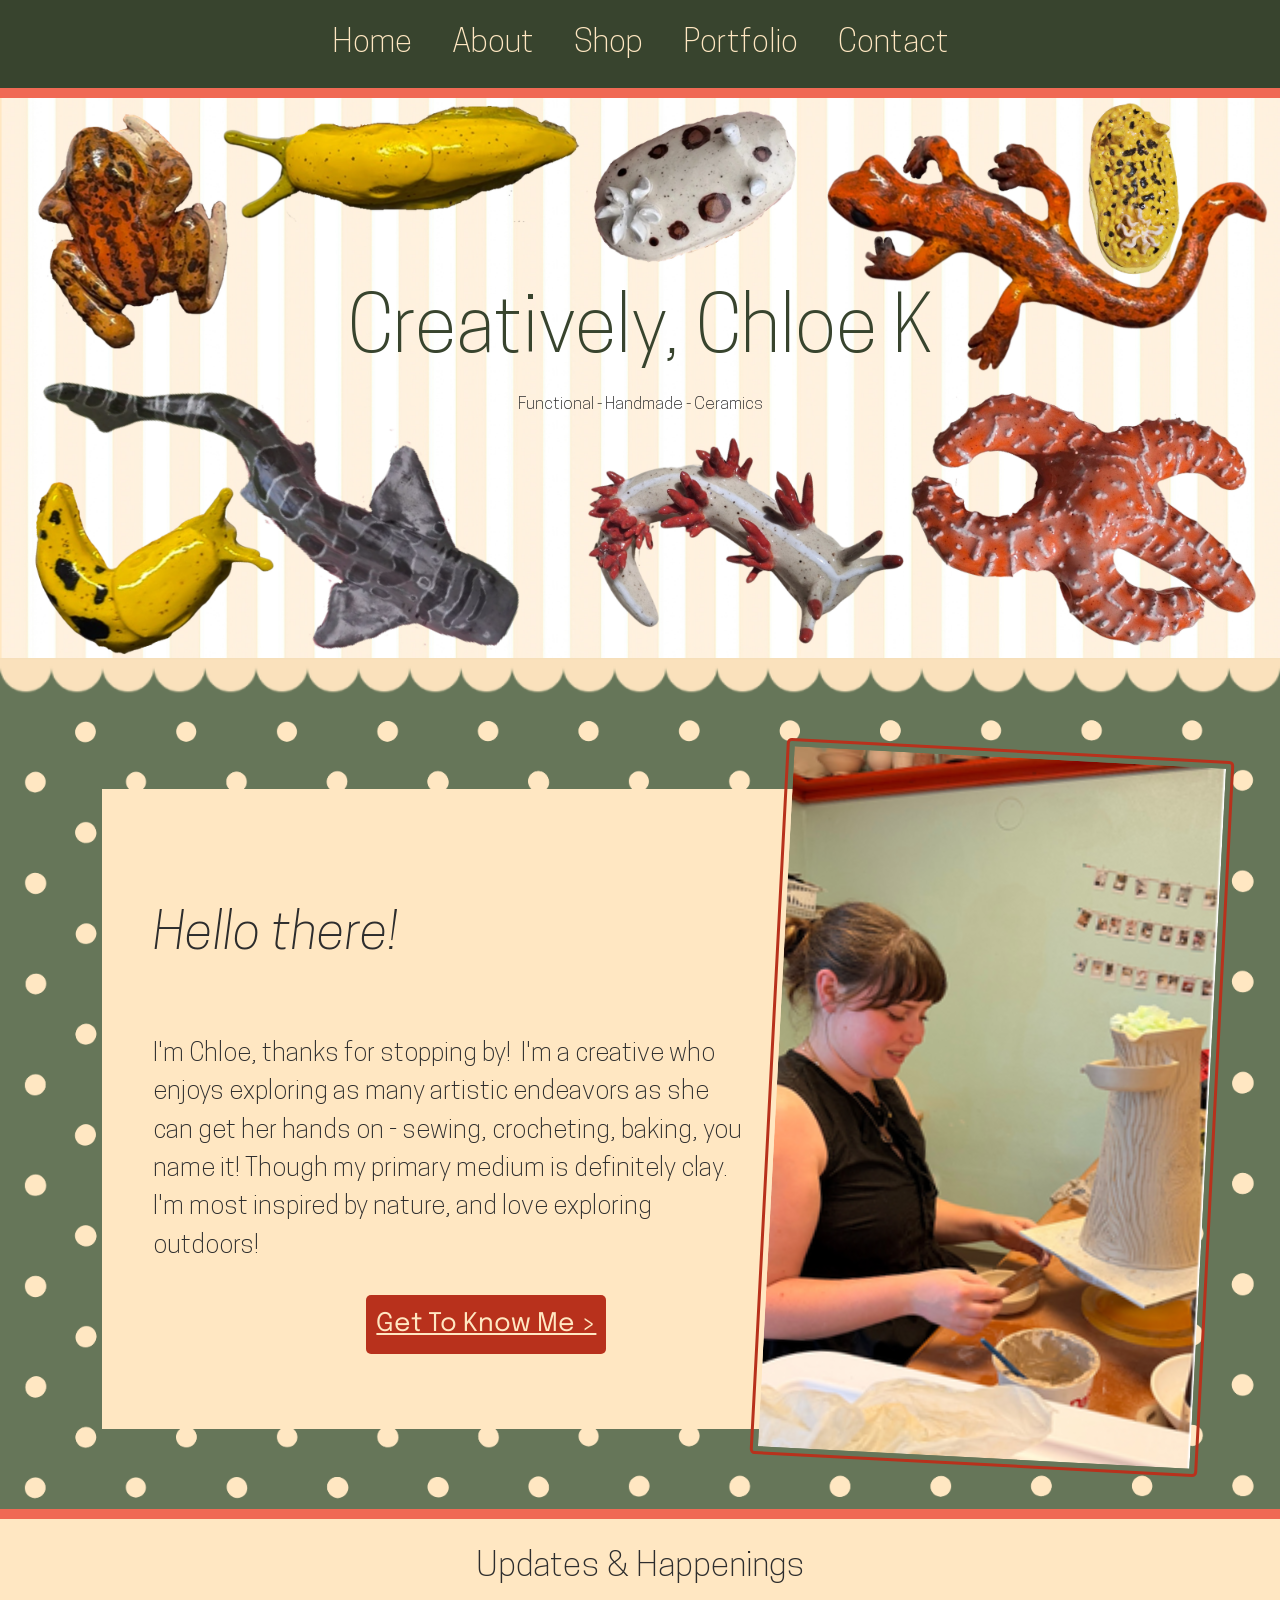
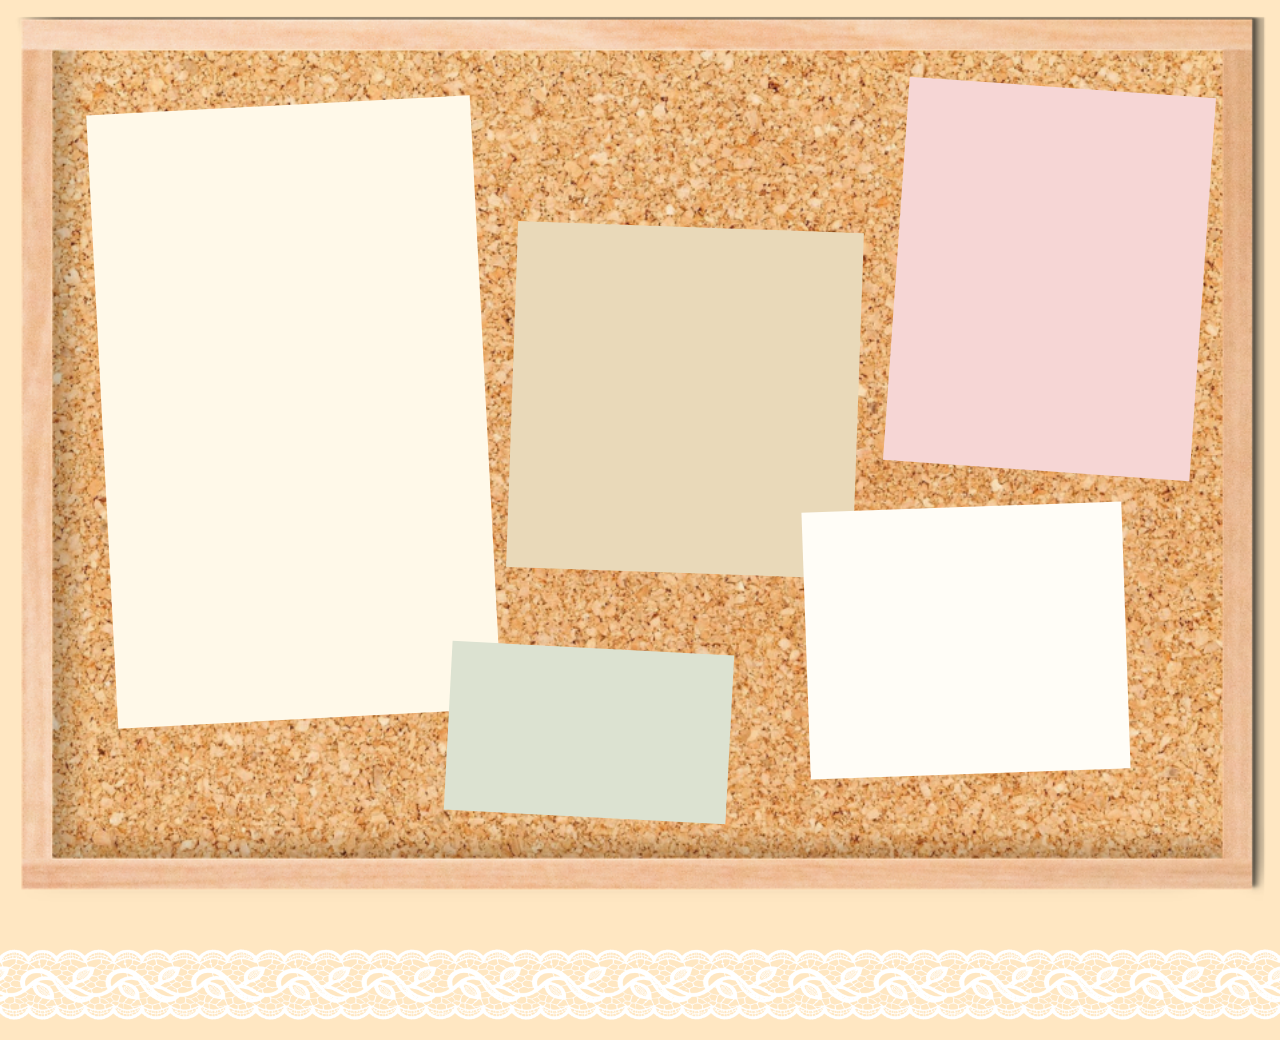
<file: index.html>
<!DOCTYPE html>
<html lang="en" data-ws-project="23862e66-752c-4eb7-9261-4cd027549fbe" data-ws-version="1193"
    data-ws-last-published="2026-11-09T02:50:56.412Z">

<head>
    <link rel="stylesheet" type="text/css" href="/assets/static/app_generated_index-6937cd5a.DybIr8V8.css">
    <meta charSet="UTF-8" />
    <meta name="viewport" content="width=device-width,initial-scale=1" />
    <link rel="preload" href="/assets/CooperHewitt-LightItalic_O_vuzZyQSfDRtQoGH_PhX.woff2" as="font"
        crossorigin="anonymous" />
    <link rel="preload" href="/assets/CooperHewitt-SemiboldItalic_R-CnnnwwbRI8cOrEmQ0u4.woff2" as="font"
        crossorigin="anonymous" />
    <link rel="preload" href="/assets/CooperHewitt-Book_gegcQftvdaRz7dl8FiotU.woff2" as="font"
        crossorigin="anonymous" />
    <link rel="preload" href="/assets/CooperHewitt-Heavy_PlaudjuqillOgbiPBbCzZ.woff2" as="font"
        crossorigin="anonymous" />
    <link rel="preload" href="/assets/CooperHewitt-Light_Y0V5WSEIPaBqnRs9avVkN.woff2" as="font"
        crossorigin="anonymous" />
    <link rel="preload" href="/assets/CooperHewitt-Bold_sJR_eyVuuFCDrAmXDJN2t.woff2" as="font"
        crossorigin="anonymous" />
    <link rel="preload" href="/assets/CooperHewitt-BookItalic_qAO-ehbOjNCXXPKEOnSa5.woff2" as="font"
        crossorigin="anonymous" />
    <link rel="preload" href="/assets/CooperHewitt-HeavyItalic_PTY-TmWu-smKWpG95hy0i.woff2" as="font"
        crossorigin="anonymous" />
    <link rel="preload" href="/assets/CooperHewitt-Medium_-sTo8NXGxWXy1kghQVlpi.woff2" as="font"
        crossorigin="anonymous" />
    <link rel="preload" href="/assets/CooperHewitt-MediumItalic_LFy3zNYuKBFVIzzJd2ySY.woff2" as="font"
        crossorigin="anonymous" />
    <link rel="preload" href="/assets/CooperHewitt-BoldItalic_uzC1m6Ly1wboiHfn4PbVe.woff2" as="font"
        crossorigin="anonymous" />
    <link rel="preload" href="/assets/CooperHewitt-Semibold_y3y5GX-sHe1lrQlTJpjki.woff2" as="font"
        crossorigin="anonymous" />
    <meta property="og:url" content="https://url/" />
    <meta property="og:title" content="Home" />
    <meta property="og:type" content="website" />
    <title>Home</title>
</head>

<body class="w-element cvn63t0">
    <div style="display:contents">
        <div style="display:contents">
            <div class="w-element cb4z5zj c1h0b366 c1b1zoox cqnsuus cag91rg">
                <div
                    class="w-element cb4z5zj c1h0b366 c1b1zoox cqnsuus cag91rg c11z0u7q c1qw5mlg c1bkpcb8 cao9qlp cm5p5sk">
                    <div
                        class="w-element c11z0u7q c1qkyguq c6vp6l1 c1qw5mlg c1viiw8j c1bkpcb8 cao9qlp cu12ofs csr1nti c106z6g c1h0b366 cxkowxw ca5zbyz c10b6e18 c1rtxuhn cqnsuus c1b1zoox ct4zbtd c1lb60z7 cmi3xc6 c1d5ff5c">
                        <a aria-current="page"
                            class="w-element c1a14weh c1dymqv5 c1nh0rvt czjqvdy ccqplkd c1egbfj1 c17npye c1xerf1g c1aq343s c1nst9q7 c8z5t5b c1en6wre cnk7x1m chl4xmx c7td213 c1c8s8ti csta22b c5w9n36 cf34dzp c1f10jpj chliwo c1ia2tzm active"
                            href="/">Home</a><a
                            class="w-element c1a14weh c1dymqv5 c1nh0rvt czjqvdy ccqplkd c1egbfj1 c17npye c1xerf1g c1aq343s c1nst9q7 c8z5t5b c1en6wre cnk7x1m chl4xmx c7td213 c1c8s8ti csta22b c5w9n36 cf34dzp c1f10jpj chliwo c1ia2tzm"
                            href="/about-me">About</a><a
                            class="w-element c1a14weh c1dymqv5 c1nh0rvt czjqvdy ccqplkd c1egbfj1 c17npye c1xerf1g c1aq343s c1nst9q7 c8z5t5b c1en6wre cnk7x1m chl4xmx c7td213 c1c8s8ti csta22b c5w9n36 cf34dzp c1f10jpj chliwo c1ia2tzm"
                            href="/shop">Shop</a><a
                            class="w-element c1a14weh c1dymqv5 c1nh0rvt czjqvdy ccqplkd c1egbfj1 c17npye c1xerf1g c1aq343s c1nst9q7 c8z5t5b c1en6wre cnk7x1m chl4xmx c7td213 c1c8s8ti csta22b c5w9n36 cf34dzp c1f10jpj chliwo c1ia2tzm"
                            href="/portfolio">Portfolio</a><a
                            class="w-element c1a14weh c1dymqv5 c1nh0rvt czjqvdy ccqplkd c1egbfj1 c17npye c1xerf1g c1aq343s c1nst9q7 c8z5t5b c1en6wre cnk7x1m chl4xmx c7td213 coapl5e csta22b c5w9n36 cf34dzp c1f10jpj chliwo c1ia2tzm c1d5ff5c"
                            href="/blog">Blog</a><a
                            class="w-element c1a14weh c1dymqv5 c1nh0rvt czjqvdy ccqplkd c1egbfj1 c17npye c1xerf1g c1aq343s c1nst9q7 c8z5t5b c1en6wre cnk7x1m chl4xmx c7td213 c1c8s8ti csta22b c5w9n36 cf34dzp c1f10jpj chliwo c1ia2tzm"
                            href="/contact-me">Contact</a></div>
                    <div class="w-element coapl5e cofauou c1avrgb3 c1c61qtu casb968 c1q3kdrx c1u8and3 clayidp"><button
                            type="button"
                            class="w-button c1nemqcq c1b1zoox cqnsuus c1p8um90 cmw9a0e c1g2f9x c18c1vjf csgd1zz c107n6qi cyw07d ce3t0pj cbi9lso c13r2d5t c8z5t5b c87owr5 crz591p c1wt2y36 c1yo3swp cb9brdj c1giw29k catn2ze c1jwlwkj cm22fqq c13w50jj cm3leah"
                            aria-haspopup="dialog" aria-expanded="false" aria-controls="radix-:R28m:"
                            data-state="closed">
                            <div class="w-html-embed c1w889rw ct081px c19qli0n c1hx61fz c1sen5f0"><svg
                                    xmlns="http://www.w3.org/2000/svg" fill="none" viewBox="0 0 16 16" width="100%"
                                    height="100%" style="display: block;">
                                    <path stroke="currentColor" stroke-linecap="round" stroke-linejoin="round"
                                        d="M2.667 8h10.666M2.667 4h10.666M2.667 12h10.666" />
                                </svg></div>
                        </button></div>
                </div>
            </div>
            <div class="w-element c7f6q1j c1tllyyv c1a7cbe2 cazifxr"></div>
        </div>
    </div>
    <div class="w-element c1i71wh3 c7d0qui c11z0u7q c1m9a0hc cm1g9ma c1h0b366"><img
            class="w-image c8ic75z c7d0qui c1lmdgqc c1bkpcb8 cao9qlp c1a14weh c12jkt85 cgudt6a cwtzwi2 cm1g9ma c1w889rw c1b1zoox cqnsuus c1nst9q7 cuenw9q c1bnflya"
            alt="" sizes="(min-width: 1280px) 50vw, 100vw"
            srcSet="/assets/Untitled_design_(13)_8QSewYnB8fGa5I1aPVQXD.png 384w, /assets/Untitled_design_(13)_8QSewYnB8fGa5I1aPVQXD.png 640w, /assets/Untitled_design_(13)_8QSewYnB8fGa5I1aPVQXD.png 750w, /assets/Untitled_design_(13)_8QSewYnB8fGa5I1aPVQXD.png 828w, /assets/Untitled_design_(13)_8QSewYnB8fGa5I1aPVQXD.png 1080w, /assets/Untitled_design_(13)_8QSewYnB8fGa5I1aPVQXD.png 1200w, /assets/Untitled_design_(13)_8QSewYnB8fGa5I1aPVQXD.png 1920w, /assets/Untitled_design_(13)_8QSewYnB8fGa5I1aPVQXD.png 2048w, /assets/Untitled_design_(13)_8QSewYnB8fGa5I1aPVQXD.png 3840w"
            src="/assets/Untitled_design_(13)_8QSewYnB8fGa5I1aPVQXD.png" decoding="async" loading="lazy" />
        <div
            class="w-element cfzgbnf c11z0u7q c1bkpcb8 cao9qlp c13fruln cz4a55q cgudt6a c1pd6wk3 cxjxbe7 c1clo8ws c196nt7o c14igg6k c1gouep c1wkt1aw ct8xekq c1hbzt8x cfysabl c1qw5mlg c441kdf c1f6shrl ckh84w6 c1bpww08 clrarad crxv9es cpam8jg c1h0b366 c1b1zoox cqnsuus c11d4tfv c135hzj0 c1bnflya c1y8va5t c1lp7ltt c1og85n5 c1mpned8 ccoodmm c1qh98ym c127zp2m c13wc7iz c1r3sorl c1igvs44 c10b6e18 c1fu5rr8 cj9aaff c1japvh5">
            <h1
                class="w-element c1nh0rvt c1lmdgqc c1bkpcb8 cao9qlp cq9tkji chmjhjx cpcjtgs c18pvik8 cq3r724 c1l7hin5 c1en6wre c1w889rw c1b1zoox cqnsuus ccvkrj0 c1jdnrf2 c1dqb2bm c1jsd3rm cq9n8mu c1j6ohzr">
                Creatively, Chloe K</h1>
            <h1 class="w-element c1nh0rvt caxuq0n cq3r724 c1l7hin5 c11laqst c1en6wre czcqu8x cq9n8mu c1j6ohzr">
                Functional - Handmade - Ceramics</h1>
        </div>
    </div>
    <div class="w-element c1ohb49z c1h0b366"><img class="w-image cuuhmwf c1rtsudl" alt=""
            sizes="(min-width: 1280px) 50vw, 100vw"
            srcSet="/assets/Untitled_Design_(19)_KEBRCQlxfuVe37ZD2SYND.png 384w, /assets/Untitled_Design_(19)_KEBRCQlxfuVe37ZD2SYND.png 640w, /assets/Untitled_Design_(19)_KEBRCQlxfuVe37ZD2SYND.png 750w, /assets/Untitled_Design_(19)_KEBRCQlxfuVe37ZD2SYND.png 828w, /assets/Untitled_Design_(19)_KEBRCQlxfuVe37ZD2SYND.png 1080w, /assets/Untitled_Design_(19)_KEBRCQlxfuVe37ZD2SYND.png 1200w, /assets/Untitled_Design_(19)_KEBRCQlxfuVe37ZD2SYND.png 1920w, /assets/Untitled_Design_(19)_KEBRCQlxfuVe37ZD2SYND.png 2048w, /assets/Untitled_Design_(19)_KEBRCQlxfuVe37ZD2SYND.png 3840w"
            src="/assets/Untitled_Design_(19)_KEBRCQlxfuVe37ZD2SYND.png" decoding="async" loading="lazy" /><img
            class="w-image cuuhmwf c1rtsudl" alt="" sizes="(min-width: 1280px) 50vw, 100vw"
            srcSet="/assets/Untitled_Design_(19)_KEBRCQlxfuVe37ZD2SYND.png 384w, /assets/Untitled_Design_(19)_KEBRCQlxfuVe37ZD2SYND.png 640w, /assets/Untitled_Design_(19)_KEBRCQlxfuVe37ZD2SYND.png 750w, /assets/Untitled_Design_(19)_KEBRCQlxfuVe37ZD2SYND.png 828w, /assets/Untitled_Design_(19)_KEBRCQlxfuVe37ZD2SYND.png 1080w, /assets/Untitled_Design_(19)_KEBRCQlxfuVe37ZD2SYND.png 1200w, /assets/Untitled_Design_(19)_KEBRCQlxfuVe37ZD2SYND.png 1920w, /assets/Untitled_Design_(19)_KEBRCQlxfuVe37ZD2SYND.png 2048w, /assets/Untitled_Design_(19)_KEBRCQlxfuVe37ZD2SYND.png 3840w"
            src="/assets/Untitled_Design_(19)_KEBRCQlxfuVe37ZD2SYND.png" decoding="async" loading="lazy" /><img
            class="w-image cuuhmwf c1rtsudl" alt="" sizes="(min-width: 1280px) 50vw, 100vw"
            srcSet="/assets/Untitled_Design_(19)_KEBRCQlxfuVe37ZD2SYND.png 384w, /assets/Untitled_Design_(19)_KEBRCQlxfuVe37ZD2SYND.png 640w, /assets/Untitled_Design_(19)_KEBRCQlxfuVe37ZD2SYND.png 750w, /assets/Untitled_Design_(19)_KEBRCQlxfuVe37ZD2SYND.png 828w, /assets/Untitled_Design_(19)_KEBRCQlxfuVe37ZD2SYND.png 1080w, /assets/Untitled_Design_(19)_KEBRCQlxfuVe37ZD2SYND.png 1200w, /assets/Untitled_Design_(19)_KEBRCQlxfuVe37ZD2SYND.png 1920w, /assets/Untitled_Design_(19)_KEBRCQlxfuVe37ZD2SYND.png 2048w, /assets/Untitled_Design_(19)_KEBRCQlxfuVe37ZD2SYND.png 3840w"
            src="/assets/Untitled_Design_(19)_KEBRCQlxfuVe37ZD2SYND.png" decoding="async" loading="lazy" /><img
            class="w-image cuuhmwf c1rtsudl" alt="" sizes="(min-width: 1280px) 50vw, 100vw"
            srcSet="/assets/Untitled_Design_(19)_KEBRCQlxfuVe37ZD2SYND.png 384w, /assets/Untitled_Design_(19)_KEBRCQlxfuVe37ZD2SYND.png 640w, /assets/Untitled_Design_(19)_KEBRCQlxfuVe37ZD2SYND.png 750w, /assets/Untitled_Design_(19)_KEBRCQlxfuVe37ZD2SYND.png 828w, /assets/Untitled_Design_(19)_KEBRCQlxfuVe37ZD2SYND.png 1080w, /assets/Untitled_Design_(19)_KEBRCQlxfuVe37ZD2SYND.png 1200w, /assets/Untitled_Design_(19)_KEBRCQlxfuVe37ZD2SYND.png 1920w, /assets/Untitled_Design_(19)_KEBRCQlxfuVe37ZD2SYND.png 2048w, /assets/Untitled_Design_(19)_KEBRCQlxfuVe37ZD2SYND.png 3840w"
            src="/assets/Untitled_Design_(19)_KEBRCQlxfuVe37ZD2SYND.png" decoding="async" loading="lazy" /><img
            class="w-image cuuhmwf c1rtsudl" alt="" sizes="(min-width: 1280px) 50vw, 100vw"
            srcSet="/assets/Untitled_Design_(19)_KEBRCQlxfuVe37ZD2SYND.png 384w, /assets/Untitled_Design_(19)_KEBRCQlxfuVe37ZD2SYND.png 640w, /assets/Untitled_Design_(19)_KEBRCQlxfuVe37ZD2SYND.png 750w, /assets/Untitled_Design_(19)_KEBRCQlxfuVe37ZD2SYND.png 828w, /assets/Untitled_Design_(19)_KEBRCQlxfuVe37ZD2SYND.png 1080w, /assets/Untitled_Design_(19)_KEBRCQlxfuVe37ZD2SYND.png 1200w, /assets/Untitled_Design_(19)_KEBRCQlxfuVe37ZD2SYND.png 1920w, /assets/Untitled_Design_(19)_KEBRCQlxfuVe37ZD2SYND.png 2048w, /assets/Untitled_Design_(19)_KEBRCQlxfuVe37ZD2SYND.png 3840w"
            src="/assets/Untitled_Design_(19)_KEBRCQlxfuVe37ZD2SYND.png" decoding="async" loading="lazy" /></div>
    <div class="w-element c1w92t9t c1m9a0hc c1w889rw ct081px c1ohb49z"><img
            class="w-image c1w92t9t ct081px c1w889rw c1nst9q7 cuenw9q c1bnflya cwtzwi2 cm1g9ma c1b1zoox cqnsuus c1gh2dj"
            alt="" sizes="(min-width: 1280px) 50vw, 100vw"
            srcSet="/assets/8_aTxUOmDCPk7HcnjgJ1AfV.png 384w, /assets/8_aTxUOmDCPk7HcnjgJ1AfV.png 640w, /assets/8_aTxUOmDCPk7HcnjgJ1AfV.png 750w, /assets/8_aTxUOmDCPk7HcnjgJ1AfV.png 828w, /assets/8_aTxUOmDCPk7HcnjgJ1AfV.png 1080w, /assets/8_aTxUOmDCPk7HcnjgJ1AfV.png 1200w, /assets/8_aTxUOmDCPk7HcnjgJ1AfV.png 1920w, /assets/8_aTxUOmDCPk7HcnjgJ1AfV.png 2048w, /assets/8_aTxUOmDCPk7HcnjgJ1AfV.png 3840w"
            src="/assets/8_aTxUOmDCPk7HcnjgJ1AfV.png" decoding="async" loading="lazy" />
        <div
            class="w-element c1h0b366 cpam8jg c1b1zoox cqnsuus ccoodmm c1qh98ym c1295ixt cd9yo6d c10b6e18 c1fu5rr8 cdguzut c1gh2dj c1yihfbb cws0i9b cd0fxuz c18kr8vn cnc33zx c1ld8jna c1ohb49z cczlnv3 cybcwf4 c17sg8s0 cq1epbf cgvvp7o cov5efz ct9nytj c1a8s0i4 cjrr2sw">
            <div class="w-element c1h0b366 ct5jt0g cdh32wp c1vl3ouq c1fu5rr8 c1acmtfx cw8qis6">
                <h1 class="w-element c1en6wre cz5sfo6 cxy713h">Hello there!</h1>
                <p class="w-element c1en6wre c11uyr7c">I&#x27;m Chloe, thanks for stopping by! I&#x27;m a creative who
                    enjoys exploring as many artistic endeavors as she can get her hands on - sewing, crocheting,
                    baking, you name it! Though my primary medium is definitely clay. I&#x27;m most inspired by nature,
                    and love exploring outdoors! <br /></p>
            </div><a
                class="w-element c1m6m2ag c1fg0bht cq1epbf cgvvp7o cov5efz ct9nytj c1pdr98m cdoklh9 cdugsbd c1pee4kn clsgigz c7lnv89 ctjydr3 c9ilzyb c11uyr7c c1nst9q7 c1c8s8ti ci7b391 cqnsuus c1m9a0hc cty1asp c11hdao3 c11z0u7q c1gl6oim cao9qlp c1asn805 cedoumf c1m51zld cjwy20o"
                href="/about-me">Get To Know Me &gt;</a>
        </div><img
            class="w-image c1h0b366 cpam8jg c1b1zoox cqnsuus cryngop c1eetryr c1ssa75j cbxoakz c10b6e18 c1fu5rr8 c10x60xt c1gh2dj c1t2mut7 c1kdg64k cybcwf4 c17sg8s0 cpre7fo c15vhk7w c1hdfdg9 cwd9tyg c1gqx4y5 c1f5tfqr cl9wum9 c16dsihr clsgigz c7lnv89 ctjydr3 c9ilzyb c1hmd955"
            alt="" sizes="(min-width: 1280px) 50vw, 100vw"
            srcSet="/assets/Untitled_design_(22)_wG0hNIWwxYYZzS7Q8OGqr.png 384w, /assets/Untitled_design_(22)_wG0hNIWwxYYZzS7Q8OGqr.png 640w, /assets/Untitled_design_(22)_wG0hNIWwxYYZzS7Q8OGqr.png 750w, /assets/Untitled_design_(22)_wG0hNIWwxYYZzS7Q8OGqr.png 828w, /assets/Untitled_design_(22)_wG0hNIWwxYYZzS7Q8OGqr.png 1080w, /assets/Untitled_design_(22)_wG0hNIWwxYYZzS7Q8OGqr.png 1200w, /assets/Untitled_design_(22)_wG0hNIWwxYYZzS7Q8OGqr.png 1920w, /assets/Untitled_design_(22)_wG0hNIWwxYYZzS7Q8OGqr.png 2048w, /assets/Untitled_design_(22)_wG0hNIWwxYYZzS7Q8OGqr.png 3840w"
            src="/assets/Untitled_design_(22)_wG0hNIWwxYYZzS7Q8OGqr.png" decoding="async" loading="lazy" />
    </div>
    <div class="w-element c7f6q1j c1tllyyv c1a7cbe2 cazifxr"></div>
    <div class="w-element c1h0b366 c1b1zoox cp84wl9 c1ohb49z">
        <h1 class="w-element c1h0b366 ci7b391 cqnsuus c11d4tfv ct081px c1en6wre c1j6ohzr c1jsd3rm c11pyj04 cpcjtgs">
            Updates &amp; Happenings</h1>
    </div>
    <div class="w-element c1i0rsrd c1lmdgqc c1w889rw c1m9a0hc ct081px c1w92t9t c1ohb49z"><img
            class="w-image c1i71wh3 c1wkt1aw ct8xekq c1hbzt8x cfysabl c13fruln c12jkt85 cgudt6a c1nst9q7 cuenw9q c1bnflya cwtzwi2 cm1g9ma c1w889rw c1b1zoox cqnsuus ct081px c1gh2dj c1w92t9t"
            alt="" sizes="(min-width: 1280px) 50vw, 100vw"
            srcSet="/assets/bulletin-board_vrflSbD8law2BYty9sEVt.png 384w, /assets/bulletin-board_vrflSbD8law2BYty9sEVt.png 640w, /assets/bulletin-board_vrflSbD8law2BYty9sEVt.png 750w, /assets/bulletin-board_vrflSbD8law2BYty9sEVt.png 828w, /assets/bulletin-board_vrflSbD8law2BYty9sEVt.png 1080w, /assets/bulletin-board_vrflSbD8law2BYty9sEVt.png 1200w, /assets/bulletin-board_vrflSbD8law2BYty9sEVt.png 1920w, /assets/bulletin-board_vrflSbD8law2BYty9sEVt.png 2048w, /assets/bulletin-board_vrflSbD8law2BYty9sEVt.png 3840w"
            src="/assets/bulletin-board_vrflSbD8law2BYty9sEVt.png" decoding="async" loading="lazy" />
        <div
            class="w-element c1h0b366 cpam8jg c1b1zoox cqnsuus ccoodmm c1qh98ym c1295ixt cmw8eh3 c10b6e18 c1fu5rr8 cenboq0 c1gh2dj c1yihfbb cws0i9b cd0fxuz c18kr8vn cnc33zx c1ld8jna c5hio5u c147520w cdjtzt9 cybcwf4 c17sg8s0 c1a8s0i4 cjrr2sw c4bfos1">
        </div>
        <div
            class="w-element c1h0b366 cpam8jg c1b1zoox cqnsuus ccoodmm c1qh98ym c1kde6su cd9yo6d c10b6e18 c1fu5rr8 c1etcu1j c1gh2dj c1yihfbb cws0i9b cd0fxuz c18kr8vn cnc33zx c1ld8jna cw9cn2h c1w5bqg2 c1kdg64k cybcwf4 c17sg8s0 c1a8s0i4 cjrr2sw">
        </div>
        <div
            class="w-element c1h0b366 cpam8jg c1b1zoox cqnsuus ccoodmm c1qh98ym cdp1jdk c1qtqh0x c10b6e18 c1fu5rr8 c1viclbu c1gh2dj c1yihfbb cws0i9b cd0fxuz c18kr8vn cnc33zx c1ld8jna czq1kcy cwb592h c1azaon6 cybcwf4 c17sg8s0 c1a8s0i4 cjrr2sw">
        </div>
        <div
            class="w-element cpam8jg cyac4iw c1ago24z c18riej7 c1gh2dj c1yihfbb cws0i9b cd0fxuz c18kr8vn cnc33zx c1ld8jna c1wi9uly c1t2mut7 c1jlvm2b cybcwf4 c17sg8s0 c18l2xm3 cjrr2sw c102455o">
        </div>
        <div
            class="w-element c1h0b366 cpam8jg c1b1zoox cqnsuus ccoodmm c1qh98ym c3bnsb4 cy9ih1j c10b6e18 c1fu5rr8 c1vwo23u c1gh2dj c1yihfbb cws0i9b cd0fxuz c18kr8vn cnc33zx c1ld8jna cbb4wmk c1wz70qo cczlnv3 cybcwf4 c17sg8s0 c1a8s0i4 cjrr2sw">
        </div>
    </div>
    <div class="w-element c1ohb49z c1h0b366"><img class="w-image c1rtsudl" alt=""
            sizes="(min-width: 1280px) 50vw, 100vw"
            srcSet="/assets/Untitled_design_(14)_M95qUpKbitHGtFhmYazv4.png 384w, /assets/Untitled_design_(14)_M95qUpKbitHGtFhmYazv4.png 640w, /assets/Untitled_design_(14)_M95qUpKbitHGtFhmYazv4.png 750w, /assets/Untitled_design_(14)_M95qUpKbitHGtFhmYazv4.png 828w, /assets/Untitled_design_(14)_M95qUpKbitHGtFhmYazv4.png 1080w, /assets/Untitled_design_(14)_M95qUpKbitHGtFhmYazv4.png 1200w, /assets/Untitled_design_(14)_M95qUpKbitHGtFhmYazv4.png 1920w, /assets/Untitled_design_(14)_M95qUpKbitHGtFhmYazv4.png 2048w, /assets/Untitled_design_(14)_M95qUpKbitHGtFhmYazv4.png 3840w"
            src="/assets/Untitled_design_(14)_M95qUpKbitHGtFhmYazv4.png" decoding="async" loading="lazy" /><img
            class="w-image c1rtsudl" alt="" sizes="(min-width: 1280px) 50vw, 100vw"
            srcSet="/assets/Untitled_design_(14)_M95qUpKbitHGtFhmYazv4.png 384w, /assets/Untitled_design_(14)_M95qUpKbitHGtFhmYazv4.png 640w, /assets/Untitled_design_(14)_M95qUpKbitHGtFhmYazv4.png 750w, /assets/Untitled_design_(14)_M95qUpKbitHGtFhmYazv4.png 828w, /assets/Untitled_design_(14)_M95qUpKbitHGtFhmYazv4.png 1080w, /assets/Untitled_design_(14)_M95qUpKbitHGtFhmYazv4.png 1200w, /assets/Untitled_design_(14)_M95qUpKbitHGtFhmYazv4.png 1920w, /assets/Untitled_design_(14)_M95qUpKbitHGtFhmYazv4.png 2048w, /assets/Untitled_design_(14)_M95qUpKbitHGtFhmYazv4.png 3840w"
            src="/assets/Untitled_design_(14)_M95qUpKbitHGtFhmYazv4.png" decoding="async" loading="lazy" /><img
            class="w-image c1rtsudl" alt="" sizes="(min-width: 1280px) 50vw, 100vw"
            srcSet="/assets/Untitled_design_(14)_M95qUpKbitHGtFhmYazv4.png 384w, /assets/Untitled_design_(14)_M95qUpKbitHGtFhmYazv4.png 640w, /assets/Untitled_design_(14)_M95qUpKbitHGtFhmYazv4.png 750w, /assets/Untitled_design_(14)_M95qUpKbitHGtFhmYazv4.png 828w, /assets/Untitled_design_(14)_M95qUpKbitHGtFhmYazv4.png 1080w, /assets/Untitled_design_(14)_M95qUpKbitHGtFhmYazv4.png 1200w, /assets/Untitled_design_(14)_M95qUpKbitHGtFhmYazv4.png 1920w, /assets/Untitled_design_(14)_M95qUpKbitHGtFhmYazv4.png 2048w, /assets/Untitled_design_(14)_M95qUpKbitHGtFhmYazv4.png 3840w"
            src="/assets/Untitled_design_(14)_M95qUpKbitHGtFhmYazv4.png" decoding="async" loading="lazy" /><img
            class="w-image c1rtsudl" alt="" sizes="(min-width: 1280px) 50vw, 100vw"
            srcSet="/assets/Untitled_design_(14)_M95qUpKbitHGtFhmYazv4.png 384w, /assets/Untitled_design_(14)_M95qUpKbitHGtFhmYazv4.png 640w, /assets/Untitled_design_(14)_M95qUpKbitHGtFhmYazv4.png 750w, /assets/Untitled_design_(14)_M95qUpKbitHGtFhmYazv4.png 828w, /assets/Untitled_design_(14)_M95qUpKbitHGtFhmYazv4.png 1080w, /assets/Untitled_design_(14)_M95qUpKbitHGtFhmYazv4.png 1200w, /assets/Untitled_design_(14)_M95qUpKbitHGtFhmYazv4.png 1920w, /assets/Untitled_design_(14)_M95qUpKbitHGtFhmYazv4.png 2048w, /assets/Untitled_design_(14)_M95qUpKbitHGtFhmYazv4.png 3840w"
            src="/assets/Untitled_design_(14)_M95qUpKbitHGtFhmYazv4.png" decoding="async" loading="lazy" /><img
            class="w-image c1rtsudl" alt="" sizes="(min-width: 1280px) 50vw, 100vw"
            srcSet="/assets/Untitled_design_(14)_M95qUpKbitHGtFhmYazv4.png 384w, /assets/Untitled_design_(14)_M95qUpKbitHGtFhmYazv4.png 640w, /assets/Untitled_design_(14)_M95qUpKbitHGtFhmYazv4.png 750w, /assets/Untitled_design_(14)_M95qUpKbitHGtFhmYazv4.png 828w, /assets/Untitled_design_(14)_M95qUpKbitHGtFhmYazv4.png 1080w, /assets/Untitled_design_(14)_M95qUpKbitHGtFhmYazv4.png 1200w, /assets/Untitled_design_(14)_M95qUpKbitHGtFhmYazv4.png 1920w, /assets/Untitled_design_(14)_M95qUpKbitHGtFhmYazv4.png 2048w, /assets/Untitled_design_(14)_M95qUpKbitHGtFhmYazv4.png 3840w"
            src="/assets/Untitled_design_(14)_M95qUpKbitHGtFhmYazv4.png" decoding="async" loading="lazy" /></div>
    <script id="vike_pageContext"
        type="application/json">{"pageId":"\/pages\/index","routeParams":{},"data":{"url":"https:\/\/url\/","system":{"params":{},"search":{},"origin":"https:\/\/url","pathname":"\/"},"resources":{},"pageMeta":{"title":"Home","description":"!undefined","excludePageFromSearch":"!undefined","language":"!undefined","socialImageAssetName":"!undefined","socialImageUrl":"!undefined","status":"!undefined","redirect":"!undefined","content":"!undefined","custom":[]}}}</script>
    <script id="vike_globalContext" type="application/json">{}</script>
    <script src="/assets/entries/entry-server-routing.Dy32HIcM.js" type="module" async></script>
    <link rel="modulepreload" href="/assets/entries/pages_index.C0avyKMg.js" as="script" type="text/javascript">
    <link rel="modulepreload" href="/assets/chunks/chunk-CnNNKXqB.js" as="script" type="text/javascript">
</body>

</html>
</file>
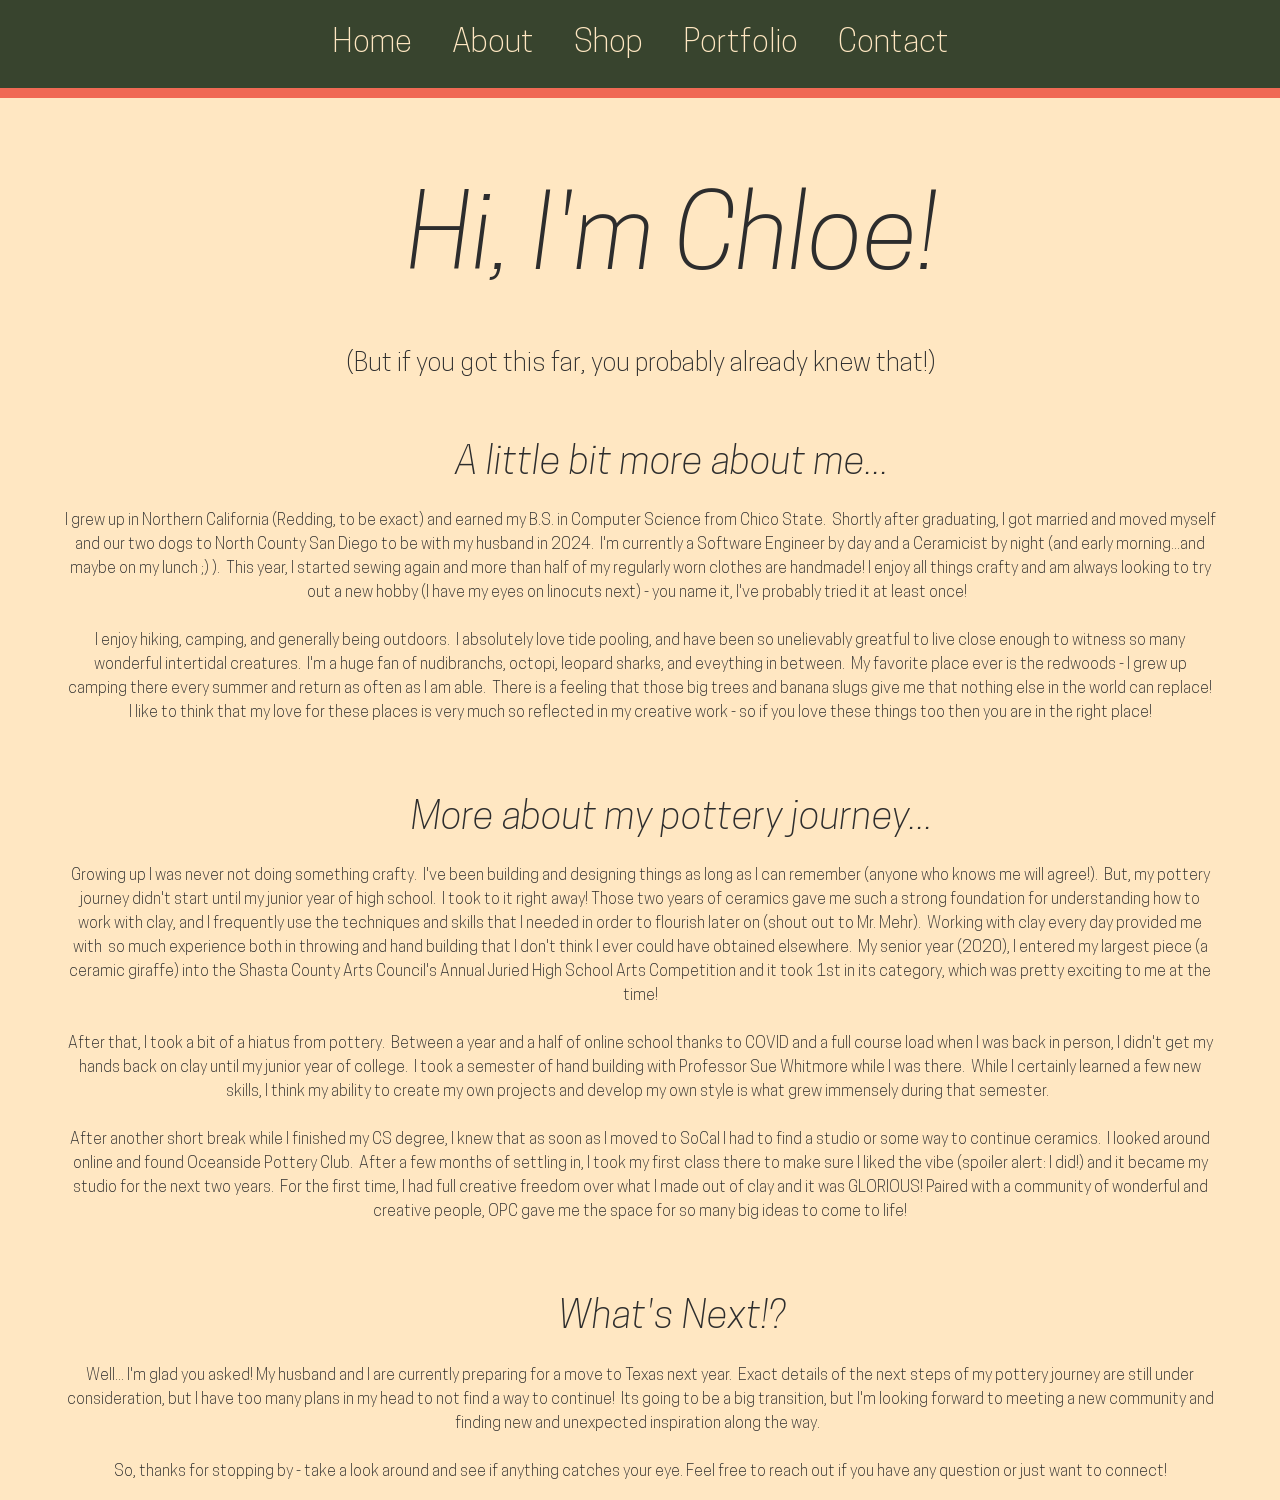
<file: about-me/index.html>
<!DOCTYPE html><html lang="en" data-ws-project="23862e66-752c-4eb7-9261-4cd027549fbe" data-ws-version="1193" data-ws-last-published="2026-11-09T02:50:56.412Z"><head><link rel="stylesheet" type="text/css" href="/assets/static/app_generated_index-6937cd5a.DybIr8V8.css"><meta charSet="UTF-8"/><meta name="viewport" content="width=device-width,initial-scale=1"/><link rel="preload" href="/assets/CooperHewitt-LightItalic_O_vuzZyQSfDRtQoGH_PhX.woff2" as="font" crossorigin="anonymous"/><link rel="preload" href="/assets/CooperHewitt-SemiboldItalic_R-CnnnwwbRI8cOrEmQ0u4.woff2" as="font" crossorigin="anonymous"/><link rel="preload" href="/assets/CooperHewitt-Book_gegcQftvdaRz7dl8FiotU.woff2" as="font" crossorigin="anonymous"/><link rel="preload" href="/assets/CooperHewitt-Heavy_PlaudjuqillOgbiPBbCzZ.woff2" as="font" crossorigin="anonymous"/><link rel="preload" href="/assets/CooperHewitt-Light_Y0V5WSEIPaBqnRs9avVkN.woff2" as="font" crossorigin="anonymous"/><link rel="preload" href="/assets/CooperHewitt-Bold_sJR_eyVuuFCDrAmXDJN2t.woff2" as="font" crossorigin="anonymous"/><link rel="preload" href="/assets/CooperHewitt-BookItalic_qAO-ehbOjNCXXPKEOnSa5.woff2" as="font" crossorigin="anonymous"/><link rel="preload" href="/assets/CooperHewitt-HeavyItalic_PTY-TmWu-smKWpG95hy0i.woff2" as="font" crossorigin="anonymous"/><link rel="preload" href="/assets/CooperHewitt-Medium_-sTo8NXGxWXy1kghQVlpi.woff2" as="font" crossorigin="anonymous"/><link rel="preload" href="/assets/CooperHewitt-MediumItalic_LFy3zNYuKBFVIzzJd2ySY.woff2" as="font" crossorigin="anonymous"/><link rel="preload" href="/assets/CooperHewitt-BoldItalic_uzC1m6Ly1wboiHfn4PbVe.woff2" as="font" crossorigin="anonymous"/><link rel="preload" href="/assets/CooperHewitt-Semibold_y3y5GX-sHe1lrQlTJpjki.woff2" as="font" crossorigin="anonymous"/><meta property="og:url" content="https://url/about-me"/><meta property="og:title" content="Untitled"/><meta property="og:type" content="website"/><meta name="robots" content="noindex, nofollow"/><meta property="twitter:card" content="summary_large_image"/><title>Untitled</title></head><body class="w-element c1ohb49z c1jm4d6q"><div style="display:contents"><div style="display:contents"><div class="w-element cb4z5zj c1h0b366 c1b1zoox cqnsuus cag91rg"><div class="w-element cb4z5zj c1h0b366 c1b1zoox cqnsuus cag91rg c11z0u7q c1qw5mlg c1bkpcb8 cao9qlp cm5p5sk"><div class="w-element c11z0u7q c1qkyguq c6vp6l1 c1qw5mlg c1viiw8j c1bkpcb8 cao9qlp cu12ofs csr1nti c106z6g c1h0b366 cxkowxw ca5zbyz c10b6e18 c1rtxuhn cqnsuus c1b1zoox ct4zbtd c1lb60z7 cmi3xc6 c1d5ff5c"><a class="w-element c1a14weh c1dymqv5 c1nh0rvt czjqvdy ccqplkd c1egbfj1 c17npye c1xerf1g c1aq343s c1nst9q7 c8z5t5b c1en6wre cnk7x1m chl4xmx c7td213 c1c8s8ti csta22b c5w9n36 cf34dzp c1f10jpj chliwo c1ia2tzm" href="/">Home</a><a aria-current="page" class="w-element c1a14weh c1dymqv5 c1nh0rvt czjqvdy ccqplkd c1egbfj1 c17npye c1xerf1g c1aq343s c1nst9q7 c8z5t5b c1en6wre cnk7x1m chl4xmx c7td213 c1c8s8ti csta22b c5w9n36 cf34dzp c1f10jpj chliwo c1ia2tzm active" href="/about-me">About</a><a class="w-element c1a14weh c1dymqv5 c1nh0rvt czjqvdy ccqplkd c1egbfj1 c17npye c1xerf1g c1aq343s c1nst9q7 c8z5t5b c1en6wre cnk7x1m chl4xmx c7td213 c1c8s8ti csta22b c5w9n36 cf34dzp c1f10jpj chliwo c1ia2tzm" href="/shop">Shop</a><a class="w-element c1a14weh c1dymqv5 c1nh0rvt czjqvdy ccqplkd c1egbfj1 c17npye c1xerf1g c1aq343s c1nst9q7 c8z5t5b c1en6wre cnk7x1m chl4xmx c7td213 c1c8s8ti csta22b c5w9n36 cf34dzp c1f10jpj chliwo c1ia2tzm" href="/portfolio">Portfolio</a><a class="w-element c1a14weh c1dymqv5 c1nh0rvt czjqvdy ccqplkd c1egbfj1 c17npye c1xerf1g c1aq343s c1nst9q7 c8z5t5b c1en6wre cnk7x1m chl4xmx c7td213 coapl5e csta22b c5w9n36 cf34dzp c1f10jpj chliwo c1ia2tzm c1d5ff5c" href="/blog">Blog</a><a class="w-element c1a14weh c1dymqv5 c1nh0rvt czjqvdy ccqplkd c1egbfj1 c17npye c1xerf1g c1aq343s c1nst9q7 c8z5t5b c1en6wre cnk7x1m chl4xmx c7td213 c1c8s8ti csta22b c5w9n36 cf34dzp c1f10jpj chliwo c1ia2tzm" href="/contact-me">Contact</a></div><div class="w-element coapl5e cofauou c1avrgb3 c1c61qtu casb968 c1q3kdrx c1u8and3 clayidp"><button type="button" class="w-button c1nemqcq c1b1zoox cqnsuus c1p8um90 cmw9a0e c1g2f9x c18c1vjf csgd1zz c107n6qi cyw07d ce3t0pj cbi9lso c13r2d5t c8z5t5b c87owr5 crz591p c1wt2y36 c1yo3swp cb9brdj c1giw29k catn2ze c1jwlwkj cm22fqq c13w50jj cm3leah" aria-haspopup="dialog" aria-expanded="false" aria-controls="radix-:Rim:" data-state="closed"><div class="w-html-embed c1w889rw ct081px c19qli0n c1hx61fz c1sen5f0"><svg xmlns="http://www.w3.org/2000/svg" fill="none" viewBox="0 0 16 16" width="100%" height="100%" style="display: block;"><path stroke="currentColor" stroke-linecap="round" stroke-linejoin="round" d="M2.667 8h10.666M2.667 4h10.666M2.667 12h10.666"/></svg></div></button></div></div></div><div class="w-element c7f6q1j c1tllyyv c1a7cbe2 cazifxr"></div></div></div><div class="w-element c1h0b366 c1fu5rr8"><h1 class="w-element c1en6wre c13d9dyt c1h0b366 c10p07r2 c1j6ohzr cz5sfo6 c1b1zoox cqnsuus">Hi, I&#x27;m Chloe!</h1><p class="w-element c1en6wre c10p07r2 c1w4x8dh c1iyb2bl c11uyr7c c1h0b366 c1b1zoox cqnsuus c1jsd3rm">(But if you got this far, you probably already knew that!)<br/></p><h1 class="w-element c1en6wre c1k1hvz8 c1h0b366 c10p07r2 c1j6ohzr cz5sfo6 c1b1zoox cqnsuus">A little bit more about me...</h1><p class="w-element c1en6wre c10p07r2 c1w4x8dh c1iyb2bl c1fxwrxr c1h0b366 c1b1zoox cqnsuus c1jsd3rm cf8zehl">I grew up in Northern California (Redding, to be exact) and earned my B.S. in Computer Science from Chico State.  Shortly after graduating, I got married and moved myself and our two dogs to North County San Diego to be with my husband in 2024.  I&#x27;m currently a Software Engineer by day and a Ceramicist by night (and early morning...and maybe on my lunch ;) ).  This year, I started sewing again and more than half of my regularly worn clothes are handmade! I enjoy all things crafty and am always looking to try out a new hobby (I have my eyes on linocuts next) - you name it, I&#x27;ve probably tried it at least once!  <br/><br/>I enjoy hiking, camping, and generally being outdoors.  I absolutely love tide pooling, and have been so unelievably greatful to live close enough to witness so many wonderful intertidal creatures.  I&#x27;m a huge fan of nudibranchs, octopi, leopard sharks, and eveything in between.  My favorite place ever is the redwoods - I grew up camping there every summer and return as often as I am able.  There is a feeling that those big trees and banana slugs give me that nothing else in the world can replace!  I like to think that my love for these places is very much so reflected in my creative work - so if you love these things too then you are in the right place!<br/><br/></p><h1 class="w-element c1en6wre c1k1hvz8 c1h0b366 c10p07r2 c1j6ohzr cz5sfo6 c1b1zoox cqnsuus">More about my pottery journey...</h1><p class="w-element c1en6wre c10p07r2 c1w4x8dh c1iyb2bl c1fxwrxr c1h0b366 c1b1zoox cqnsuus c1jsd3rm cf8zehl">Growing up I was never not doing something crafty.  I&#x27;ve been building and designing things as long as I can remember (anyone who knows me will agree!).  But, my pottery journey didn&#x27;t start until my junior year of high school.  I took to it right away! Those two years of ceramics gave me such a strong foundation for understanding how to work with clay, and I frequently use the techniques and skills that I needed in order to flourish later on (shout out to Mr. Mehr).  Working with clay every day provided me with  so much experience both in throwing and hand building that I don&#x27;t think I ever could have obtained elsewhere.  My senior year (2020), I entered my largest piece (a ceramic giraffe) into the Shasta County Arts Council&#x27;s Annual Juried High School Arts Competition and it took 1st in its category, which was pretty exciting to me at the time!<br/><br/>After that, I took a bit of a hiatus from pottery.  Between a year and a half of online school thanks to COVID and a full course load when I was back in person, I didn&#x27;t get my hands back on clay until my junior year of college.  I took a semester of hand building with Professor Sue Whitmore while I was there.  While I certainly learned a few new skills, I think my ability to create my own projects and develop my own style is what grew immensely during that semester.  <br/><br/>After another short break while I finished my CS degree, I knew that as soon as I moved to SoCal I had to find a studio or some way to continue ceramics.  I looked around online and found Oceanside Pottery Club.  After a few months of settling in, I took my first class there to make sure I liked the vibe (spoiler alert: I did!) and it became my studio for the next two years.  For the first time, I had full creative freedom over what I made out of clay and it was GLORIOUS! Paired with a community of wonderful and creative people, OPC gave me the space for so many big ideas to come to life!<br/><br/></p><h1 class="w-element c1en6wre c1k1hvz8 c1h0b366 c10p07r2 c1j6ohzr cz5sfo6 c1b1zoox cqnsuus">What&#x27;s Next!?</h1><p class="w-element c1en6wre c10p07r2 c1w4x8dh c1iyb2bl c1fxwrxr c1h0b366 c1b1zoox cqnsuus c1jsd3rm cf8zehl">Well... I&#x27;m glad you asked! My husband and I are currently preparing for a move to Texas next year.  Exact details of the next steps of my pottery journey are still under consideration, but I have too many plans in my head to not find a way to continue!  Its going to be a big transition, but I&#x27;m looking forward to meeting a new community and finding new and unexpected inspiration along the way.  <br/><br/>So, thanks for stopping by - take a look around and see if anything catches your eye. Feel free to reach out if you have any question or just want to connect!<br/></p></div><script id="vike_pageContext" type="application/json">{"pageId":"\/pages\/about-me","routeParams":{},"data":{"url":"https:\/\/url\/about-me","system":{"params":{},"search":{},"origin":"https:\/\/url","pathname":"\/about-me"},"resources":{},"pageMeta":{"title":"Untitled","description":"","excludePageFromSearch":true,"language":"","socialImageAssetName":"!undefined","socialImageUrl":"","status":"!undefined","redirect":"","content":"","custom":[]}}}</script><script id="vike_globalContext" type="application/json">{}</script><script src="/assets/entries/entry-server-routing.Dy32HIcM.js" type="module" async></script><link rel="modulepreload" href="/assets/entries/pages_about-me.DhzNPByy.js" as="script" type="text/javascript"><link rel="modulepreload" href="/assets/chunks/chunk-CnNNKXqB.js" as="script" type="text/javascript"></body></html>
</file>
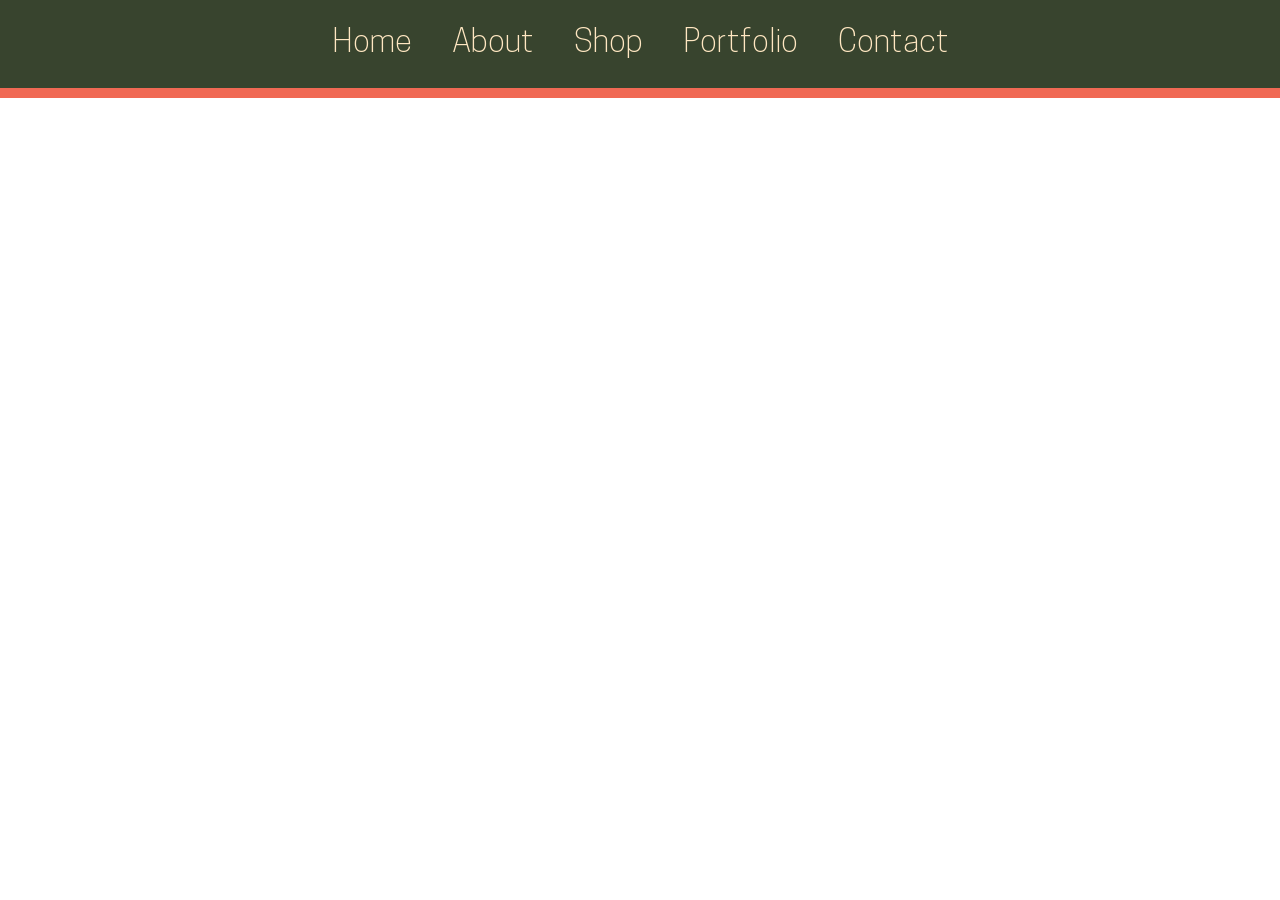
<file: blog/index.html>
<!DOCTYPE html><html lang="en" data-ws-project="23862e66-752c-4eb7-9261-4cd027549fbe" data-ws-version="1193" data-ws-last-published="2026-11-09T02:50:56.412Z"><head><link rel="stylesheet" type="text/css" href="/assets/static/app_generated_index-6937cd5a.DybIr8V8.css"><meta charSet="UTF-8"/><meta name="viewport" content="width=device-width,initial-scale=1"/><link rel="preload" href="/assets/CooperHewitt-LightItalic_O_vuzZyQSfDRtQoGH_PhX.woff2" as="font" crossorigin="anonymous"/><link rel="preload" href="/assets/CooperHewitt-SemiboldItalic_R-CnnnwwbRI8cOrEmQ0u4.woff2" as="font" crossorigin="anonymous"/><link rel="preload" href="/assets/CooperHewitt-Book_gegcQftvdaRz7dl8FiotU.woff2" as="font" crossorigin="anonymous"/><link rel="preload" href="/assets/CooperHewitt-Heavy_PlaudjuqillOgbiPBbCzZ.woff2" as="font" crossorigin="anonymous"/><link rel="preload" href="/assets/CooperHewitt-Light_Y0V5WSEIPaBqnRs9avVkN.woff2" as="font" crossorigin="anonymous"/><link rel="preload" href="/assets/CooperHewitt-Bold_sJR_eyVuuFCDrAmXDJN2t.woff2" as="font" crossorigin="anonymous"/><link rel="preload" href="/assets/CooperHewitt-BookItalic_qAO-ehbOjNCXXPKEOnSa5.woff2" as="font" crossorigin="anonymous"/><link rel="preload" href="/assets/CooperHewitt-HeavyItalic_PTY-TmWu-smKWpG95hy0i.woff2" as="font" crossorigin="anonymous"/><link rel="preload" href="/assets/CooperHewitt-Medium_-sTo8NXGxWXy1kghQVlpi.woff2" as="font" crossorigin="anonymous"/><link rel="preload" href="/assets/CooperHewitt-MediumItalic_LFy3zNYuKBFVIzzJd2ySY.woff2" as="font" crossorigin="anonymous"/><link rel="preload" href="/assets/CooperHewitt-BoldItalic_uzC1m6Ly1wboiHfn4PbVe.woff2" as="font" crossorigin="anonymous"/><link rel="preload" href="/assets/CooperHewitt-Semibold_y3y5GX-sHe1lrQlTJpjki.woff2" as="font" crossorigin="anonymous"/><meta property="og:url" content="https://url/blog"/><meta property="og:title" content="Untitled"/><meta property="og:type" content="website"/><meta name="robots" content="noindex, nofollow"/><meta property="twitter:card" content="summary_large_image"/><title>Untitled</title></head><body class="w-element c1pnwwy3"><div style="display:contents"><div style="display:contents"><div class="w-element cb4z5zj c1h0b366 c1b1zoox cqnsuus cag91rg"><div class="w-element cb4z5zj c1h0b366 c1b1zoox cqnsuus cag91rg c11z0u7q c1qw5mlg c1bkpcb8 cao9qlp cm5p5sk"><div class="w-element c11z0u7q c1qkyguq c6vp6l1 c1qw5mlg c1viiw8j c1bkpcb8 cao9qlp cu12ofs csr1nti c106z6g c1h0b366 cxkowxw ca5zbyz c10b6e18 c1rtxuhn cqnsuus c1b1zoox ct4zbtd c1lb60z7 cmi3xc6 c1d5ff5c"><a class="w-element c1a14weh c1dymqv5 c1nh0rvt czjqvdy ccqplkd c1egbfj1 c17npye c1xerf1g c1aq343s c1nst9q7 c8z5t5b c1en6wre cnk7x1m chl4xmx c7td213 c1c8s8ti csta22b c5w9n36 cf34dzp c1f10jpj chliwo c1ia2tzm" href="/">Home</a><a class="w-element c1a14weh c1dymqv5 c1nh0rvt czjqvdy ccqplkd c1egbfj1 c17npye c1xerf1g c1aq343s c1nst9q7 c8z5t5b c1en6wre cnk7x1m chl4xmx c7td213 c1c8s8ti csta22b c5w9n36 cf34dzp c1f10jpj chliwo c1ia2tzm" href="/about-me">About</a><a class="w-element c1a14weh c1dymqv5 c1nh0rvt czjqvdy ccqplkd c1egbfj1 c17npye c1xerf1g c1aq343s c1nst9q7 c8z5t5b c1en6wre cnk7x1m chl4xmx c7td213 c1c8s8ti csta22b c5w9n36 cf34dzp c1f10jpj chliwo c1ia2tzm" href="/shop">Shop</a><a class="w-element c1a14weh c1dymqv5 c1nh0rvt czjqvdy ccqplkd c1egbfj1 c17npye c1xerf1g c1aq343s c1nst9q7 c8z5t5b c1en6wre cnk7x1m chl4xmx c7td213 c1c8s8ti csta22b c5w9n36 cf34dzp c1f10jpj chliwo c1ia2tzm" href="/portfolio">Portfolio</a><a aria-current="page" class="w-element c1a14weh c1dymqv5 c1nh0rvt czjqvdy ccqplkd c1egbfj1 c17npye c1xerf1g c1aq343s c1nst9q7 c8z5t5b c1en6wre cnk7x1m chl4xmx c7td213 coapl5e csta22b c5w9n36 cf34dzp c1f10jpj chliwo c1ia2tzm c1d5ff5c active" href="/blog">Blog</a><a class="w-element c1a14weh c1dymqv5 c1nh0rvt czjqvdy ccqplkd c1egbfj1 c17npye c1xerf1g c1aq343s c1nst9q7 c8z5t5b c1en6wre cnk7x1m chl4xmx c7td213 c1c8s8ti csta22b c5w9n36 cf34dzp c1f10jpj chliwo c1ia2tzm" href="/contact-me">Contact</a></div><div class="w-element coapl5e cofauou c1avrgb3 c1c61qtu casb968 c1q3kdrx c1u8and3 clayidp"><button type="button" class="w-button c1nemqcq c1b1zoox cqnsuus c1p8um90 cmw9a0e c1g2f9x c18c1vjf csgd1zz c107n6qi cyw07d ce3t0pj cbi9lso c13r2d5t c8z5t5b c87owr5 crz591p c1wt2y36 c1yo3swp cb9brdj c1giw29k catn2ze c1jwlwkj cm22fqq c13w50jj cm3leah" aria-haspopup="dialog" aria-expanded="false" aria-controls="radix-:R4m:" data-state="closed"><div class="w-html-embed c1w889rw ct081px c19qli0n c1hx61fz c1sen5f0"><svg xmlns="http://www.w3.org/2000/svg" fill="none" viewBox="0 0 16 16" width="100%" height="100%" style="display: block;"><path stroke="currentColor" stroke-linecap="round" stroke-linejoin="round" d="M2.667 8h10.666M2.667 4h10.666M2.667 12h10.666"/></svg></div></button></div></div></div><div class="w-element c7f6q1j c1tllyyv c1a7cbe2 cazifxr"></div></div></div><script id="vike_pageContext" type="application/json">{"pageId":"\/pages\/blog","routeParams":{},"data":{"url":"https:\/\/url\/blog","system":{"params":{},"search":{},"origin":"https:\/\/url","pathname":"\/blog"},"resources":{},"pageMeta":{"title":"Untitled","description":"","excludePageFromSearch":true,"language":"","socialImageAssetName":"!undefined","socialImageUrl":"","status":"!undefined","redirect":"","content":"","custom":[]}}}</script><script id="vike_globalContext" type="application/json">{}</script><script src="/assets/entries/entry-server-routing.Dy32HIcM.js" type="module" async></script><link rel="modulepreload" href="/assets/entries/pages_blog.dTmXTwiZ.js" as="script" type="text/javascript"><link rel="modulepreload" href="/assets/chunks/chunk-CnNNKXqB.js" as="script" type="text/javascript"></body></html>
</file>
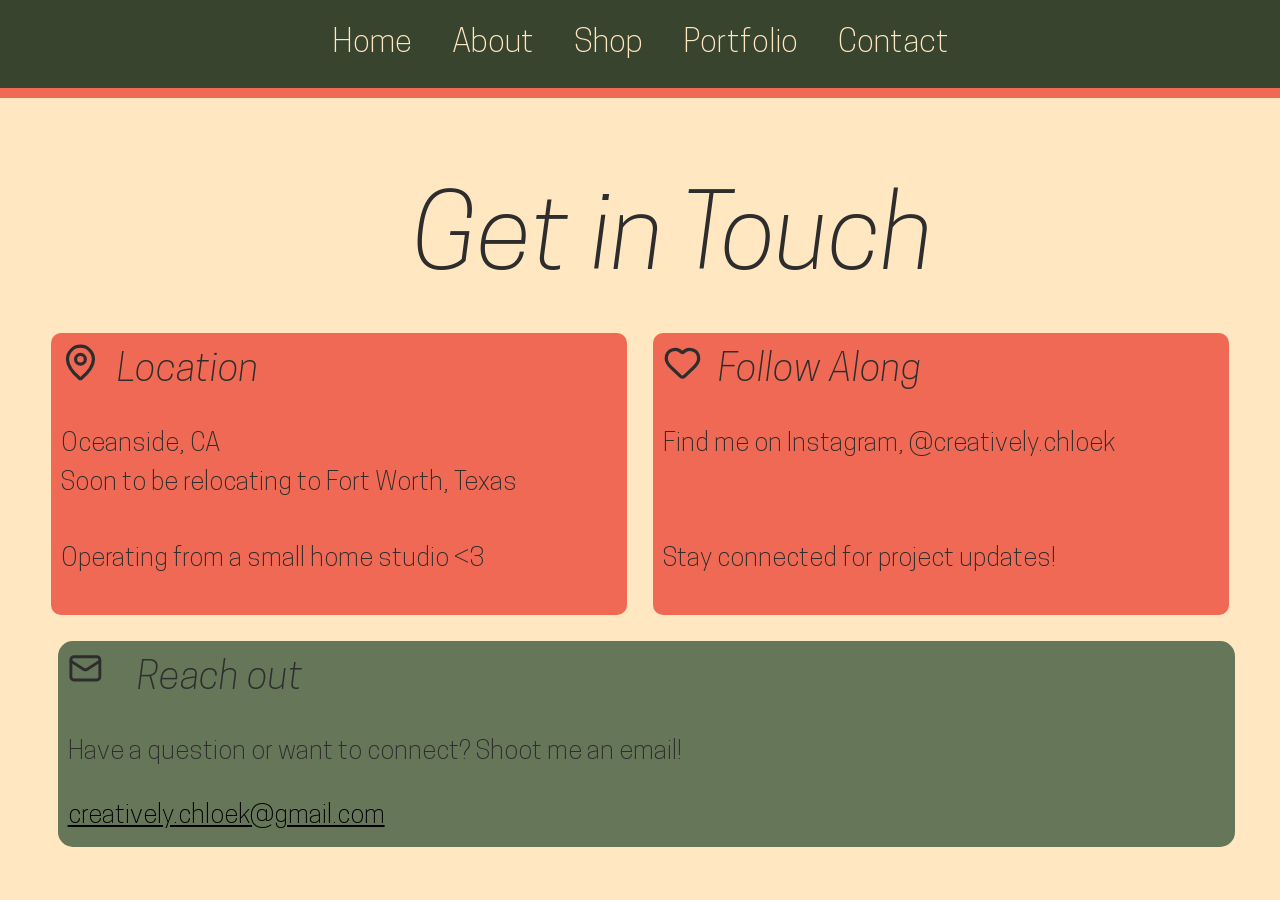
<file: contact-me/index.html>
<!DOCTYPE html><html lang="en" data-ws-project="23862e66-752c-4eb7-9261-4cd027549fbe" data-ws-version="1193" data-ws-last-published="2026-11-09T02:50:56.412Z"><head><link rel="stylesheet" type="text/css" href="/assets/static/app_generated_index-6937cd5a.DybIr8V8.css"><meta charSet="UTF-8"/><meta name="viewport" content="width=device-width,initial-scale=1"/><link rel="preload" href="/assets/CooperHewitt-LightItalic_O_vuzZyQSfDRtQoGH_PhX.woff2" as="font" crossorigin="anonymous"/><link rel="preload" href="/assets/CooperHewitt-SemiboldItalic_R-CnnnwwbRI8cOrEmQ0u4.woff2" as="font" crossorigin="anonymous"/><link rel="preload" href="/assets/CooperHewitt-Book_gegcQftvdaRz7dl8FiotU.woff2" as="font" crossorigin="anonymous"/><link rel="preload" href="/assets/CooperHewitt-Heavy_PlaudjuqillOgbiPBbCzZ.woff2" as="font" crossorigin="anonymous"/><link rel="preload" href="/assets/CooperHewitt-Light_Y0V5WSEIPaBqnRs9avVkN.woff2" as="font" crossorigin="anonymous"/><link rel="preload" href="/assets/CooperHewitt-Bold_sJR_eyVuuFCDrAmXDJN2t.woff2" as="font" crossorigin="anonymous"/><link rel="preload" href="/assets/CooperHewitt-BookItalic_qAO-ehbOjNCXXPKEOnSa5.woff2" as="font" crossorigin="anonymous"/><link rel="preload" href="/assets/CooperHewitt-HeavyItalic_PTY-TmWu-smKWpG95hy0i.woff2" as="font" crossorigin="anonymous"/><link rel="preload" href="/assets/CooperHewitt-Medium_-sTo8NXGxWXy1kghQVlpi.woff2" as="font" crossorigin="anonymous"/><link rel="preload" href="/assets/CooperHewitt-MediumItalic_LFy3zNYuKBFVIzzJd2ySY.woff2" as="font" crossorigin="anonymous"/><link rel="preload" href="/assets/CooperHewitt-BoldItalic_uzC1m6Ly1wboiHfn4PbVe.woff2" as="font" crossorigin="anonymous"/><link rel="preload" href="/assets/CooperHewitt-Semibold_y3y5GX-sHe1lrQlTJpjki.woff2" as="font" crossorigin="anonymous"/><meta property="og:url" content="https://url/contact-me"/><meta property="og:title" content="Untitled"/><meta property="og:type" content="website"/><meta name="robots" content="noindex, nofollow"/><meta property="twitter:card" content="summary_large_image"/><title>Untitled</title></head><body class="w-element c1pnwwy3 c1ohb49z c1jm4d6q"><div style="display:contents"><div style="display:contents"><div class="w-element cb4z5zj c1h0b366 c1b1zoox cqnsuus cag91rg"><div class="w-element cb4z5zj c1h0b366 c1b1zoox cqnsuus cag91rg c11z0u7q c1qw5mlg c1bkpcb8 cao9qlp cm5p5sk"><div class="w-element c11z0u7q c1qkyguq c6vp6l1 c1qw5mlg c1viiw8j c1bkpcb8 cao9qlp cu12ofs csr1nti c106z6g c1h0b366 cxkowxw ca5zbyz c10b6e18 c1rtxuhn cqnsuus c1b1zoox ct4zbtd c1lb60z7 cmi3xc6 c1d5ff5c"><a class="w-element c1a14weh c1dymqv5 c1nh0rvt czjqvdy ccqplkd c1egbfj1 c17npye c1xerf1g c1aq343s c1nst9q7 c8z5t5b c1en6wre cnk7x1m chl4xmx c7td213 c1c8s8ti csta22b c5w9n36 cf34dzp c1f10jpj chliwo c1ia2tzm" href="/">Home</a><a class="w-element c1a14weh c1dymqv5 c1nh0rvt czjqvdy ccqplkd c1egbfj1 c17npye c1xerf1g c1aq343s c1nst9q7 c8z5t5b c1en6wre cnk7x1m chl4xmx c7td213 c1c8s8ti csta22b c5w9n36 cf34dzp c1f10jpj chliwo c1ia2tzm" href="/about-me">About</a><a class="w-element c1a14weh c1dymqv5 c1nh0rvt czjqvdy ccqplkd c1egbfj1 c17npye c1xerf1g c1aq343s c1nst9q7 c8z5t5b c1en6wre cnk7x1m chl4xmx c7td213 c1c8s8ti csta22b c5w9n36 cf34dzp c1f10jpj chliwo c1ia2tzm" href="/shop">Shop</a><a class="w-element c1a14weh c1dymqv5 c1nh0rvt czjqvdy ccqplkd c1egbfj1 c17npye c1xerf1g c1aq343s c1nst9q7 c8z5t5b c1en6wre cnk7x1m chl4xmx c7td213 c1c8s8ti csta22b c5w9n36 cf34dzp c1f10jpj chliwo c1ia2tzm" href="/portfolio">Portfolio</a><a class="w-element c1a14weh c1dymqv5 c1nh0rvt czjqvdy ccqplkd c1egbfj1 c17npye c1xerf1g c1aq343s c1nst9q7 c8z5t5b c1en6wre cnk7x1m chl4xmx c7td213 coapl5e csta22b c5w9n36 cf34dzp c1f10jpj chliwo c1ia2tzm c1d5ff5c" href="/blog">Blog</a><a aria-current="page" class="w-element c1a14weh c1dymqv5 c1nh0rvt czjqvdy ccqplkd c1egbfj1 c17npye c1xerf1g c1aq343s c1nst9q7 c8z5t5b c1en6wre cnk7x1m chl4xmx c7td213 c1c8s8ti csta22b c5w9n36 cf34dzp c1f10jpj chliwo c1ia2tzm active" href="/contact-me">Contact</a></div><div class="w-element coapl5e cofauou c1avrgb3 c1c61qtu casb968 c1q3kdrx c1u8and3 clayidp"><button type="button" class="w-button c1nemqcq c1b1zoox cqnsuus c1p8um90 cmw9a0e c1g2f9x c18c1vjf csgd1zz c107n6qi cyw07d ce3t0pj cbi9lso c13r2d5t c8z5t5b c87owr5 crz591p c1wt2y36 c1yo3swp cb9brdj c1giw29k catn2ze c1jwlwkj cm22fqq c13w50jj cm3leah" aria-haspopup="dialog" aria-expanded="false" aria-controls="radix-:Rim:" data-state="closed"><div class="w-html-embed c1w889rw ct081px c19qli0n c1hx61fz c1sen5f0"><svg xmlns="http://www.w3.org/2000/svg" fill="none" viewBox="0 0 16 16" width="100%" height="100%" style="display: block;"><path stroke="currentColor" stroke-linecap="round" stroke-linejoin="round" d="M2.667 8h10.666M2.667 4h10.666M2.667 12h10.666"/></svg></div></button></div></div></div><div class="w-element c7f6q1j c1tllyyv c1a7cbe2 cazifxr"></div></div></div><h1 class="w-element c1en6wre c13d9dyt c1h0b366 c10p07r2 c1j6ohzr cz5sfo6 c1b1zoox cqnsuus">Get in Touch</h1><div class="w-element c1h0b366 c1g6e5gy c1b1zoox cqnsuus c1bkpcb8 cao9qlp"><div class="w-element cazifxr cx98ozq c1py3utd c1mi4pbd cabjnro c1cn57ll cn4p4rh c11hdao3 cv7w9l0 cxe8raw c1sjnrvy c1fnvp2e"><div class="w-element c1h0b366 ct4zbtd chlcih6 cp84wl9"><div class="w-element c4d5a42 c1x8fu8r"><svg xmlns="http://www.w3.org/2000/svg" width="24" height="24" viewBox="0 0 24 24" fill="none" stroke="currentColor" stroke-width="2" stroke-linecap="round" stroke-linejoin="round" class="w-element c1h0b366 c1b1zoox cp84wl9 c11d4tfv c11uyr7c ct081px c19qli0n c10b6e18 ct4zbtd c7icpkr lucide lucide-map-pin preview-icon"><path d="M20 10c0 4.993-5.539 10.193-7.399 11.799a1 1 0 0 1-1.202 0C9.539 20.193 4 14.993 4 10a8 8 0 0 1 16 0" class="w-element"></path><circle cx="12" cy="10" r="3" class="w-element"></circle></svg></div><h1 class="w-element c1en6wre c1k1hvz8 c1h0b366 cz4yxyg c1j6ohzr cz5sfo6 c1b1zoox cp84wl9 cazifxr c11d4tfv cq9n8mu c58d5z">Location</h1></div><p class="w-element c11uyr7c c1en6wre">Oceanside, CA<br/>Soon to be relocating to Fort Worth, Texas<br/><br/>Operating from a small home studio &lt;3</p></div><div class="w-element cazifxr cx98ozq c1py3utd c1mi4pbd cabjnro c1cn57ll cn4p4rh c11hdao3 cv7w9l0 cxe8raw c1sjnrvy c1fnvp2e"><div class="w-element c1h0b366 ct4zbtd chlcih6 cp84wl9"><div class="w-element c1x8fu8r"><svg xmlns="http://www.w3.org/2000/svg" width="24" height="24" viewBox="0 0 24 24" fill="none" stroke="currentColor" stroke-width="2" stroke-linecap="round" stroke-linejoin="round" class="w-element c11d4tfv c1h0b366 c1b1zoox cp84wl9 c11uyr7c ct081px c19qli0n c10b6e18 ct4zbtd c7icpkr lucide lucide-heart preview-icon"><path d="M2 9.5a5.5 5.5 0 0 1 9.591-3.676.56.56 0 0 0 .818 0A5.49 5.49 0 0 1 22 9.5c0 2.29-1.5 4-3 5.5l-5.492 5.313a2 2 0 0 1-3 .019L5 15c-1.5-1.5-3-3.2-3-5.5" class="w-element"></path></svg></div><h1 class="w-element c1en6wre c1k1hvz8 c1h0b366 cz4yxyg c1j6ohzr cz5sfo6 c1b1zoox cp84wl9 cazifxr c11d4tfv cq9n8mu c58d5z">Follow Along</h1></div><p class="w-element c11uyr7c c1en6wre">Find me on Instagram, @creatively.chloek<br/><br/><br/>Stay connected for project updates!</p></div><div class="w-element c1d3ymz4 cqd4nda ckyboxn c8ubl49 c1i1bq71 c192iihb cb1tjjf c1varlkg c4ubnmm c11hdao3 cv7w9l0 cxe8raw c1sjnrvy czyb63g c1vfko3p"><div class="w-element c1h0b366 ct4zbtd chlcih6 cp84wl9"><div class="w-element cxjwp3c"><svg xmlns="http://www.w3.org/2000/svg" width="24" height="24" viewBox="0 0 24 24" fill="none" stroke="currentColor" stroke-width="2" stroke-linecap="round" stroke-linejoin="round" class="w-element c11d4tfv c1h0b366 c1b1zoox cp84wl9 c11uyr7c ct081px c19qli0n c10b6e18 ct4zbtd c7icpkr lucide lucide-mail preview-icon"><path d="m22 7-8.991 5.727a2 2 0 0 1-2.009 0L2 7" class="w-element"></path><rect x="2" y="4" width="20" height="16" rx="2" class="w-element"></rect></svg></div><h1 class="w-element c1en6wre c1k1hvz8 c1h0b366 cz4yxyg c1j6ohzr cz5sfo6 c1b1zoox cp84wl9 c1rs9918 c11d4tfv cq9n8mu c58d5z c1vjy8cg">Reach out</h1></div><p class="w-element c11uyr7c c1en6wre">Have a question or want to connect? Shoot me an email!</p><a href="mailto:creatively.chloek@gmail.com" class="w-element c1c8s8ti c1en6wre c919sv1 c11uyr7c">creatively.chloek@gmail.com</a></div></div><script id="vike_pageContext" type="application/json">{"pageId":"\/pages\/contact-me","routeParams":{},"data":{"url":"https:\/\/url\/contact-me","system":{"params":{},"search":{},"origin":"https:\/\/url","pathname":"\/contact-me"},"resources":{},"pageMeta":{"title":"Untitled","description":"","excludePageFromSearch":true,"language":"","socialImageAssetName":"!undefined","socialImageUrl":"","status":"!undefined","redirect":"","content":"","custom":[]}}}</script><script id="vike_globalContext" type="application/json">{}</script><script src="/assets/entries/entry-server-routing.Dy32HIcM.js" type="module" async></script><link rel="modulepreload" href="/assets/entries/pages_contact-me._WB55kXG.js" as="script" type="text/javascript"><link rel="modulepreload" href="/assets/chunks/chunk-CnNNKXqB.js" as="script" type="text/javascript"></body></html>
</file>
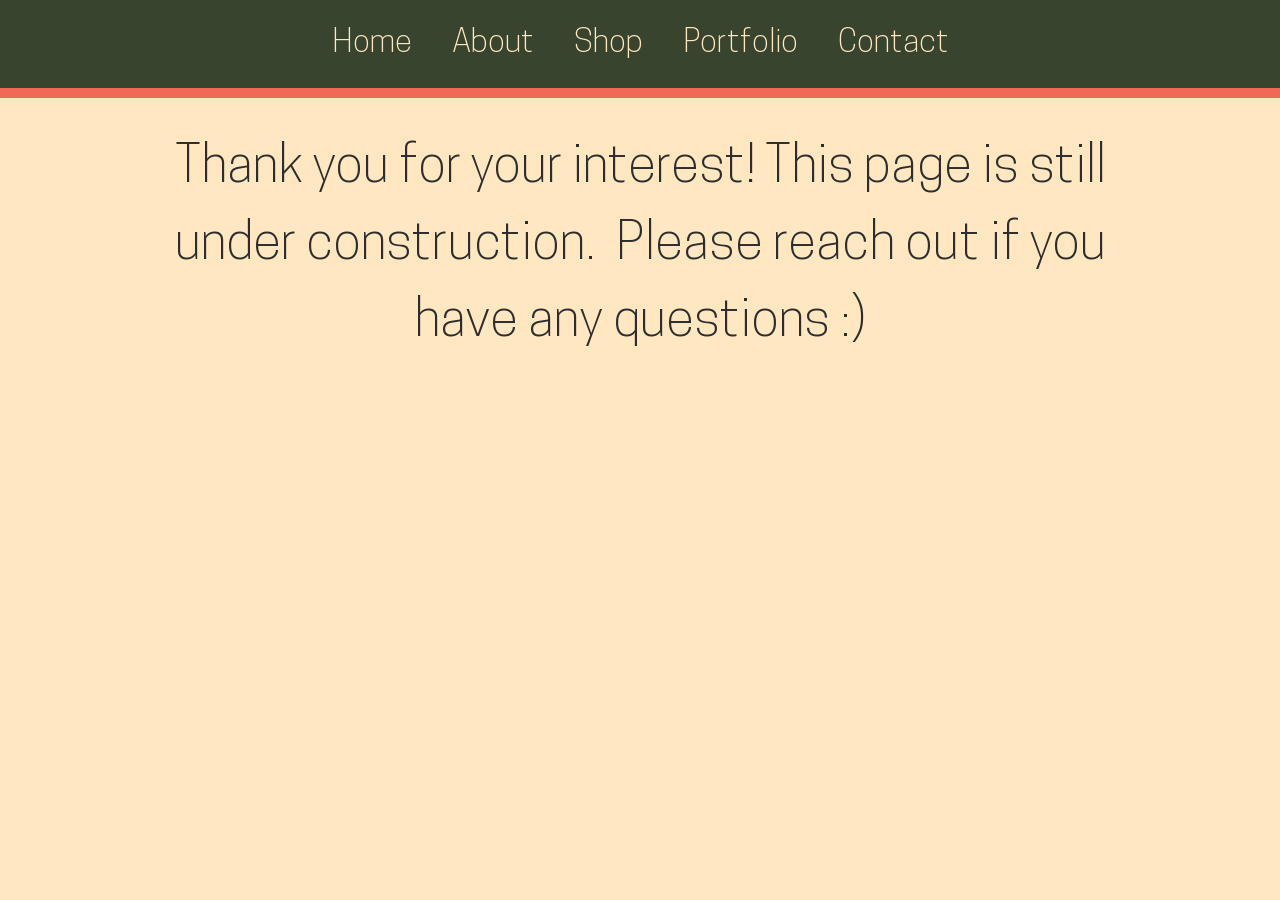
<file: shop/index.html>
<!DOCTYPE html><html lang="en" data-ws-project="23862e66-752c-4eb7-9261-4cd027549fbe" data-ws-version="1193" data-ws-last-published="2026-11-09T02:50:56.412Z"><head><link rel="stylesheet" type="text/css" href="/assets/static/app_generated_index-6937cd5a.DybIr8V8.css"><meta charSet="UTF-8"/><meta name="viewport" content="width=device-width,initial-scale=1"/><link rel="preload" href="/assets/CooperHewitt-LightItalic_O_vuzZyQSfDRtQoGH_PhX.woff2" as="font" crossorigin="anonymous"/><link rel="preload" href="/assets/CooperHewitt-SemiboldItalic_R-CnnnwwbRI8cOrEmQ0u4.woff2" as="font" crossorigin="anonymous"/><link rel="preload" href="/assets/CooperHewitt-Book_gegcQftvdaRz7dl8FiotU.woff2" as="font" crossorigin="anonymous"/><link rel="preload" href="/assets/CooperHewitt-Heavy_PlaudjuqillOgbiPBbCzZ.woff2" as="font" crossorigin="anonymous"/><link rel="preload" href="/assets/CooperHewitt-Light_Y0V5WSEIPaBqnRs9avVkN.woff2" as="font" crossorigin="anonymous"/><link rel="preload" href="/assets/CooperHewitt-Bold_sJR_eyVuuFCDrAmXDJN2t.woff2" as="font" crossorigin="anonymous"/><link rel="preload" href="/assets/CooperHewitt-BookItalic_qAO-ehbOjNCXXPKEOnSa5.woff2" as="font" crossorigin="anonymous"/><link rel="preload" href="/assets/CooperHewitt-HeavyItalic_PTY-TmWu-smKWpG95hy0i.woff2" as="font" crossorigin="anonymous"/><link rel="preload" href="/assets/CooperHewitt-Medium_-sTo8NXGxWXy1kghQVlpi.woff2" as="font" crossorigin="anonymous"/><link rel="preload" href="/assets/CooperHewitt-MediumItalic_LFy3zNYuKBFVIzzJd2ySY.woff2" as="font" crossorigin="anonymous"/><link rel="preload" href="/assets/CooperHewitt-BoldItalic_uzC1m6Ly1wboiHfn4PbVe.woff2" as="font" crossorigin="anonymous"/><link rel="preload" href="/assets/CooperHewitt-Semibold_y3y5GX-sHe1lrQlTJpjki.woff2" as="font" crossorigin="anonymous"/><meta property="og:url" content="https://url/shop"/><meta property="og:title" content="Untitled"/><meta property="og:type" content="website"/><meta name="robots" content="noindex, nofollow"/><meta property="twitter:card" content="summary_large_image"/><title>Untitled</title></head><body class="w-element c1ohb49z"><div style="display:contents"><div style="display:contents"><div class="w-element cb4z5zj c1h0b366 c1b1zoox cqnsuus cag91rg"><div class="w-element cb4z5zj c1h0b366 c1b1zoox cqnsuus cag91rg c11z0u7q c1qw5mlg c1bkpcb8 cao9qlp cm5p5sk"><div class="w-element c11z0u7q c1qkyguq c6vp6l1 c1qw5mlg c1viiw8j c1bkpcb8 cao9qlp cu12ofs csr1nti c106z6g c1h0b366 cxkowxw ca5zbyz c10b6e18 c1rtxuhn cqnsuus c1b1zoox ct4zbtd c1lb60z7 cmi3xc6 c1d5ff5c"><a class="w-element c1a14weh c1dymqv5 c1nh0rvt czjqvdy ccqplkd c1egbfj1 c17npye c1xerf1g c1aq343s c1nst9q7 c8z5t5b c1en6wre cnk7x1m chl4xmx c7td213 c1c8s8ti csta22b c5w9n36 cf34dzp c1f10jpj chliwo c1ia2tzm" href="/">Home</a><a class="w-element c1a14weh c1dymqv5 c1nh0rvt czjqvdy ccqplkd c1egbfj1 c17npye c1xerf1g c1aq343s c1nst9q7 c8z5t5b c1en6wre cnk7x1m chl4xmx c7td213 c1c8s8ti csta22b c5w9n36 cf34dzp c1f10jpj chliwo c1ia2tzm" href="/about-me">About</a><a aria-current="page" class="w-element c1a14weh c1dymqv5 c1nh0rvt czjqvdy ccqplkd c1egbfj1 c17npye c1xerf1g c1aq343s c1nst9q7 c8z5t5b c1en6wre cnk7x1m chl4xmx c7td213 c1c8s8ti csta22b c5w9n36 cf34dzp c1f10jpj chliwo c1ia2tzm active" href="/shop">Shop</a><a class="w-element c1a14weh c1dymqv5 c1nh0rvt czjqvdy ccqplkd c1egbfj1 c17npye c1xerf1g c1aq343s c1nst9q7 c8z5t5b c1en6wre cnk7x1m chl4xmx c7td213 c1c8s8ti csta22b c5w9n36 cf34dzp c1f10jpj chliwo c1ia2tzm" href="/portfolio">Portfolio</a><a class="w-element c1a14weh c1dymqv5 c1nh0rvt czjqvdy ccqplkd c1egbfj1 c17npye c1xerf1g c1aq343s c1nst9q7 c8z5t5b c1en6wre cnk7x1m chl4xmx c7td213 coapl5e csta22b c5w9n36 cf34dzp c1f10jpj chliwo c1ia2tzm c1d5ff5c" href="/blog">Blog</a><a class="w-element c1a14weh c1dymqv5 c1nh0rvt czjqvdy ccqplkd c1egbfj1 c17npye c1xerf1g c1aq343s c1nst9q7 c8z5t5b c1en6wre cnk7x1m chl4xmx c7td213 c1c8s8ti csta22b c5w9n36 cf34dzp c1f10jpj chliwo c1ia2tzm" href="/contact-me">Contact</a></div><div class="w-element coapl5e cofauou c1avrgb3 c1c61qtu casb968 c1q3kdrx c1u8and3 clayidp"><button type="button" class="w-button c1nemqcq c1b1zoox cqnsuus c1p8um90 cmw9a0e c1g2f9x c18c1vjf csgd1zz c107n6qi cyw07d ce3t0pj cbi9lso c13r2d5t c8z5t5b c87owr5 crz591p c1wt2y36 c1yo3swp cb9brdj c1giw29k catn2ze c1jwlwkj cm22fqq c13w50jj cm3leah" aria-haspopup="dialog" aria-expanded="false" aria-controls="radix-:Rim:" data-state="closed"><div class="w-html-embed c1w889rw ct081px c19qli0n c1hx61fz c1sen5f0"><svg xmlns="http://www.w3.org/2000/svg" fill="none" viewBox="0 0 16 16" width="100%" height="100%" style="display: block;"><path stroke="currentColor" stroke-linecap="round" stroke-linejoin="round" d="M2.667 8h10.666M2.667 4h10.666M2.667 12h10.666"/></svg></div></button></div></div></div><div class="w-element c7f6q1j c1tllyyv c1a7cbe2 cazifxr"></div></div></div><div class="w-element c1h0b366 c1b1zoox cqnsuus"><h1 class="w-element c1en6wre c1jsd3rm c7qhecz c1h0b366 c1b1zoox cqnsuus cxy713h">Thank you for your interest! This page is still under construction.  Please reach out if you have any questions :)</h1></div><script id="vike_pageContext" type="application/json">{"pageId":"\/pages\/shop","routeParams":{},"data":{"url":"https:\/\/url\/shop","system":{"params":{},"search":{},"origin":"https:\/\/url","pathname":"\/shop"},"resources":{},"pageMeta":{"title":"Untitled","description":"","excludePageFromSearch":true,"language":"","socialImageAssetName":"!undefined","socialImageUrl":"","status":"!undefined","redirect":"","content":"","custom":[]}}}</script><script id="vike_globalContext" type="application/json">{}</script><script src="/assets/entries/entry-server-routing.Dy32HIcM.js" type="module" async></script><link rel="modulepreload" href="/assets/entries/pages_shop.DwmETGIp.js" as="script" type="text/javascript"><link rel="modulepreload" href="/assets/chunks/chunk-CnNNKXqB.js" as="script" type="text/javascript"></body></html>
</file>
<file: assets/static/app_generated_index-6937cd5a.DybIr8V8.css>
@font-face{font-family:Cooper Hewitt;font-style:italic;font-weight:704;font-display:swap;src:url(/assets/CooperHewitt-LightItalic_O_vuzZyQSfDRtQoGH_PhX.woff2) format("woff2")}@font-face{font-family:Cooper Hewitt;font-style:italic;font-weight:710;font-display:swap;src:url(/assets/CooperHewitt-SemiboldItalic_R-CnnnwwbRI8cOrEmQ0u4.woff2) format("woff2")}@font-face{font-family:Epilogue;font-style:normal;font-weight:100 900;font-display:swap;src:url(/assets/Epilogue-VariableFont_wght_UMmD5uKuAMfCr3au74g5m.ttf) format("truetype")}@font-face{font-family:Cooper Hewitt;font-style:normal;font-weight:705;font-display:swap;src:url(/assets/CooperHewitt-Book_gegcQftvdaRz7dl8FiotU.woff2) format("woff2")}@font-face{font-family:Cooper Hewitt;font-style:normal;font-weight:713;font-display:swap;src:url(/assets/CooperHewitt-Heavy_PlaudjuqillOgbiPBbCzZ.woff2) format("woff2")}@font-face{font-family:Cooper Hewitt;font-style:normal;font-weight:703;font-display:swap;src:url(/assets/CooperHewitt-Light_Y0V5WSEIPaBqnRs9avVkN.woff2) format("woff2")}@font-face{font-family:Cooper Hewitt;font-style:normal;font-weight:711;font-display:swap;src:url(/assets/CooperHewitt-Bold_sJR_eyVuuFCDrAmXDJN2t.woff2) format("woff2")}@font-face{font-family:Cooper Hewitt;font-style:italic;font-weight:706;font-display:swap;src:url(/assets/CooperHewitt-BookItalic_qAO-ehbOjNCXXPKEOnSa5.woff2) format("woff2")}@font-face{font-family:Cooper Hewitt;font-style:italic;font-weight:714;font-display:swap;src:url(/assets/CooperHewitt-HeavyItalic_PTY-TmWu-smKWpG95hy0i.woff2) format("woff2")}@font-face{font-family:Cooper Hewitt;font-style:normal;font-weight:707;font-display:swap;src:url(/assets/CooperHewitt-Medium_-sTo8NXGxWXy1kghQVlpi.woff2) format("woff2")}@font-face{font-family:Cooper Hewitt;font-style:italic;font-weight:708;font-display:swap;src:url(/assets/CooperHewitt-MediumItalic_LFy3zNYuKBFVIzzJd2ySY.woff2) format("woff2")}@font-face{font-family:Cooper Hewitt;font-style:italic;font-weight:712;font-display:swap;src:url(/assets/CooperHewitt-BoldItalic_uzC1m6Ly1wboiHfn4PbVe.woff2) format("woff2")}@font-face{font-family:Cooper Hewitt;font-style:normal;font-weight:709;font-display:swap;src:url(/assets/CooperHewitt-Semibold_y3y5GX-sHe1lrQlTJpjki.woff2) format("woff2")}@layer presets{:root{display:grid;min-height:100%;grid-template-rows:auto;grid-template-columns:1fr;font-family:Arial,Roboto,sans-serif;font-size:16px;line-height:1.2;white-space:pre-wrap;white-space-collapse:preserve}a.w-element{box-sizing:border-box}body.w-element{box-sizing:border-box;min-width:0;-webkit-font-smoothing:antialiased;-moz-osx-font-smoothing:grayscale;margin:0}div.w-element,h1.w-element{box-sizing:border-box}main.w-element{box-sizing:border-box}p.w-element{box-sizing:border-box}img.w-image{box-sizing:border-box;max-width:100%;display:block;height:auto}button.w-button{font-family:inherit;font-size:100%;line-height:1.15;box-sizing:border-box;border-top-style:solid;border-right-style:solid;border-bottom-style:solid;border-left-style:solid;text-transform:none;margin:0}div.w-html-embed{display:contents;white-space:normal;white-space-collapse:collapse}div.w-dialog-overlay,div.w-dialog-content{box-sizing:border-box}button.w-close-button{background-color:transparent;background-image:none;font-family:inherit;font-size:100%;line-height:1.15;box-sizing:border-box;text-transform:none;border:0px solid rgb(226 232 240 / 1);margin:0;padding:0}}@media all{.c1h0b366{display:flex}.c1fu5rr8{flex-direction:column}.cb1z7iy{background-color:#fff}.cuenw9q{flex-grow:1}.cqnsuus{justify-content:center}.c1b1zoox{align-items:center}.c1m9a0hc{position:relative}.c1jsd3rm{text-align:center}.c1x64uki{font-weight:900}.c1tzgwcx{font-size:8rem}.c1oaqd8z{line-height:1}.c1syapy2{letter-spacing:-.05em}.cpam8jg{position:absolute}.c17xb9dt{top:0}.c12ftkgz{right:-.125rem}.c4e2wg5{bottom:0}.c6o1xag{left:.125rem}.c1bkouws{opacity:.3}.cxlacm9{right:.125rem}.c18xqwjb{left:-.125rem}.c13n5at{top:50%}.c1vcd9rs{left:0}.ct081px{width:100%}.c1ht13g8{height:.375rem}.c4xuq51{margin-top:1.5rem}.ccvkrj0{font-weight:700}.cxlqewm{font-size:1.5rem}.c1oriiaw{line-height:2rem}.chckygv{letter-spacing:.05em}.c1nemqcq{display:inline-flex}.c1gt4qh2{row-gap:6px}.cflllns{column-gap:6px}.cp6put4{position:fixed}.cq5r10e{z-index:1000}.c1rscuhc{padding-top:6px}.c1q980uv{padding-right:10px}.c27m6u3{padding-bottom:6px}.c17j8ipv{padding-left:10px}.cw0zjvn{right:16px}.c1b6no4t{bottom:16px}.c18znllm{color:#fbfcfd}.c1a5b4ur{font-family:system-ui,sans-serif}.c19wnzrr{font-size:12px}.ce3t0pj{font-weight:500}.czeplo1{border-top-left-radius:9px}.c1667kdk{border-top-right-radius:9px}.cb6hko2{border-bottom-right-radius:9px}.cjc6lql{border-bottom-left-radius:9px}.c7td213{text-decoration-line:none}.c1fh3gch{-webkit-background-clip:padding-box,border-box;background-clip:padding-box,border-box}.cob9sel{background-origin:padding-box,border-box}.ccs8bw2{background-image:linear-gradient(135deg,#4a4efa,#bd2fdb 66%,#ec59ce),linear-gradient(135deg,#92fddc,#7d7ffb 31.94%,#ed72fe 64.24%,#fdd791)}.cnklpdk{border:1px solid transparent}.c9p5pn0{white-space:nowrap}.c1w889rw{display:block}.cxufuag{width:16px}.c1kjmq5a{height:16px}.c1bnflya{flex-shrink:0}.cb4z5zj{background-color:var(--dark-green)}:root{--dark-green: #38442e;--dark-orange: #b8311c;--beige: #ffe7c2;--grey: #a29691;--light-green: #667659;--light-orange: #f06954;--font-lineheight-00: .95;--font-lineheight-0: 1.1;--font-lineheight-1: 1.25;--font-lineheight-2: 1.375;--font-lineheight-3: 1.5;--font-lineheight-4: 1.75;--font-lineheight-5: 2;--font-letterspacing-0: -.05em;--font-letterspacing-1: .025em;--font-letterspacing-2: .05em;--font-letterspacing-3: .075em;--font-letterspacing-4: .15em;--font-letterspacing-5: .5em;--font-letterspacing-6: .75em;--font-letterspacing-7: 1em;--font-size-00: .5rem;--font-size-0: .75rem;--font-size-1: 1rem;--font-size-2: 1.1rem;--font-size-3: 1.25rem;--font-size-4: 1.5rem;--font-size-5: 2rem;--font-size-6: 2.5rem;--font-size-7: 3rem;--font-size-8: 3.5rem;--font-size-fluid-0: clamp(.75rem,2vw,1rem);--font-size-fluid-1: clamp(1rem,4vw,1.5rem);--font-size-fluid-2: clamp(1.5rem,6vw,2.5rem);--font-size-fluid-3: clamp(2rem,9vw,3.5rem);--size-000: -.5rem;--size-00: -.25rem;--size-1: .25rem;--size-2: .5rem;--size-3: 1rem;--size-4: 1.25rem;--size-5: 1.5rem;--size-6: 1.75rem;--size-7: 2rem;--size-8: 3rem;--size-9: 4rem;--size-10: 5rem;--size-11: 7.5rem;--size-12: 10rem;--size-13: 15rem;--size-14: 20rem;--size-15: 30rem;--size-px-000: -8px;--size-px-00: -4px;--size-px-1: 4px;--size-px-2: 8px;--size-px-3: 16px;--size-px-4: 20px;--size-px-5: 24px;--size-px-6: 28px;--size-px-7: 32px;--size-px-8: 48px;--size-px-9: 64px;--size-px-10: 80px;--size-px-11: 120px;--size-px-12: 160px;--size-px-13: 240px;--size-px-14: 320px;--size-px-15: 480px;--size-fluid-1: clamp(.5rem,1vw,1rem);--size-fluid-2: clamp(1rem,2vw,1.5rem);--size-fluid-3: clamp(1.5rem,3vw,2rem);--size-fluid-4: clamp(2rem,4vw,3rem);--size-fluid-5: clamp(4rem,5vw,5rem);--size-fluid-6: clamp(5rem,7vw,7.5rem);--size-fluid-7: clamp(7.5rem,10vw,10rem);--size-fluid-8: clamp(10rem,20vw,15rem);--size-fluid-9: clamp(15rem,30vw,20rem);--size-fluid-10: clamp(20rem,40vw,30rem);--size-content-1: 20ch;--size-content-2: 45ch;--size-content-3: 60ch;--size-header-1: 20ch;--size-header-2: 25ch;--size-header-3: 35ch;--size-xxs: 240px;--size-xs: 360px;--size-sm: 480px;--size-md: 768px;--size-lg: 1024px;--size-xl: 1440px;--size-xxl: 1920px;--size-relative-000: -.5ch;--size-relative-00: -.25ch;--size-relative-1: .25ch;--size-relative-2: .5ch;--size-relative-3: 1ch;--size-relative-4: 1.25ch;--size-relative-5: 1.5ch;--size-relative-6: 1.75ch;--size-relative-7: 2ch;--size-relative-8: 3ch;--size-relative-9: 4ch;--size-relative-10: 5ch;--size-relative-11: 7.5ch;--size-relative-12: 10ch;--size-relative-13: 15ch;--size-relative-14: 20ch;--size-relative-15: 30ch;--ease-1: cubic-bezier(.25,0,.5,1);--ease-2: cubic-bezier(.25,0,.4,1);--ease-3: cubic-bezier(.25,0,.3,1);--ease-4: cubic-bezier(.25,0,.2,1);--ease-5: cubic-bezier(.25,0,.1,1);--ease-in-1: cubic-bezier(.25,0,1,1);--ease-in-2: cubic-bezier(.5,0,1,1);--ease-in-3: cubic-bezier(.7,0,1,1);--ease-in-4: cubic-bezier(.9,0,1,1);--ease-in-5: cubic-bezier(1,0,1,1);--ease-out-1: cubic-bezier(0,0,.75,1);--ease-out-2: cubic-bezier(0,0,.5,1);--ease-out-3: cubic-bezier(0,0,.3,1);--ease-out-4: cubic-bezier(0,0,.1,1);--ease-out-5: cubic-bezier(0,0,0,1);--ease-in-out-1: cubic-bezier(.1,0,.9,1);--ease-in-out-2: cubic-bezier(.3,0,.7,1);--ease-in-out-3: cubic-bezier(.5,0,.5,1);--ease-in-out-4: cubic-bezier(.7,0,.3,1);--ease-in-out-5: cubic-bezier(.9,0,.1,1);--ease-elastic-out-1: cubic-bezier(.5,.75,.75,1.25);--ease-elastic-out-2: cubic-bezier(.5,1,.75,1.25);--ease-elastic-out-3: cubic-bezier(.5,1.25,.75,1.25);--ease-elastic-out-4: cubic-bezier(.5,1.5,.75,1.25);--ease-elastic-out-5: cubic-bezier(.5,1.75,.75,1.25);--ease-elastic-in-1: cubic-bezier(.5,-.25,.75,1);--ease-elastic-in-2: cubic-bezier(.5,-.5,.75,1);--ease-elastic-in-3: cubic-bezier(.5,-.75,.75,1);--ease-elastic-in-4: cubic-bezier(.5,-1,.75,1);--ease-elastic-in-5: cubic-bezier(.5,-1.25,.75,1);--ease-elastic-in-out-1: cubic-bezier(.5,-.1,.1,1.5);--ease-elastic-in-out-2: cubic-bezier(.5,-.3,.1,1.5);--ease-elastic-in-out-3: cubic-bezier(.5,-.5,.1,1.5);--ease-elastic-in-out-4: cubic-bezier(.5,-.7,.1,1.5);--ease-elastic-in-out-5: cubic-bezier(.5,-.9,.1,1.5);--ease-step-1: steps(2);--ease-step-2: steps(3);--ease-step-3: steps(4);--ease-step-4: steps(7);--ease-step-5: steps(10);--ease-elastic-1: var(--ease-elastic-out-1);--ease-elastic-2: var(--ease-elastic-out-2);--ease-elastic-3: var(--ease-elastic-out-3);--ease-elastic-4: var(--ease-elastic-out-4);--ease-elastic-5: var(--ease-elastic-out-5);--ease-squish-1: var(--ease-elastic-in-out-1);--ease-squish-2: var(--ease-elastic-in-out-2);--ease-squish-3: var(--ease-elastic-in-out-3);--ease-squish-4: var(--ease-elastic-in-out-4);--ease-squish-5: var(--ease-elastic-in-out-5);--ease-spring-1: linear(0,.006,.025 2.8%,.101 6.1%,.539 18.9%,.721 25.3%,.849 31.5%,.937 38.1%,.968 41.8%,.991 45.7%,1.006 50.1%,1.015 55%,1.017 63.9%,1.001);--ease-spring-2: linear(0,.007,.029 2.2%,.118 4.7%,.625 14.4%,.826 19%,.902,.962,1.008 26.1%,1.041 28.7%,1.064 32.1%,1.07 36%,1.061 40.5%,1.015 53.4%,.999 61.6%,.995 71.2%,1);--ease-spring-3: linear(0,.009,.035 2.1%,.141 4.4%,.723 12.9%,.938 16.7%,1.017,1.077,1.121,1.149 24.3%,1.159,1.163,1.161,1.154 29.9%,1.129 32.8%,1.051 39.6%,1.017 43.1%,.991,.977 51%,.974 53.8%,.975 57.1%,.997 69.8%,1.003 76.9%,1);--ease-spring-4: linear(0,.009,.037 1.7%,.153 3.6%,.776 10.3%,1.001,1.142 16%,1.185,1.209 19%,1.215 19.9% 20.8%,1.199,1.165 25%,1.056 30.3%,1.008 33%,.973,.955 39.2%,.953 41.1%,.957 43.3%,.998 53.3%,1.009 59.1% 63.7%,.998 78.9%,1);--ease-spring-5: linear(0,.01,.04 1.6%,.161 3.3%,.816 9.4%,1.046,1.189 14.4%,1.231,1.254 17%,1.259,1.257 18.6%,1.236,1.194 22.3%,1.057 27%,.999 29.4%,.955 32.1%,.942,.935 34.9%,.933,.939 38.4%,1 47.3%,1.011,1.017 52.6%,1.016 56.4%,1 65.2%,.996 70.2%,1.001 87.2%,1);--ease-bounce-1: linear(0,.004,.016,.035,.063,.098,.141,.191,.25,.316,.391 36.8%,.563,.766,1 58.8%,.946,.908 69.1%,.895,.885,.879,.878,.879,.885,.895,.908 89.7%,.946,1);--ease-bounce-2: linear(0,.004,.016,.035,.063,.098,.141 15.1%,.25,.391,.562,.765,1,.892 45.2%,.849,.815,.788,.769,.757,.753,.757,.769,.788,.815,.85,.892 75.2%,1 80.2%,.973,.954,.943,.939,.943,.954,.973,1);--ease-bounce-3: linear(0,.004,.016,.035,.062,.098,.141 11.4%,.25,.39,.562,.764,1 30.3%,.847 34.8%,.787,.737,.699,.672,.655,.65,.656,.672,.699,.738,.787,.847 61.7%,1 66.2%,.946,.908,.885 74.2%,.879,.878,.879,.885 79.5%,.908,.946,1 87.4%,.981,.968,.96,.957,.96,.968,.981,1);--ease-bounce-4: linear(0,.004,.016 3%,.062,.141,.25,.391,.562 18.2%,1 24.3%,.81,.676 32.3%,.629,.595,.575,.568,.575,.595,.629,.676 48.2%,.811,1 56.2%,.918,.86,.825,.814,.825,.86,.918,1 77.2%,.94 80.6%,.925,.92,.925,.94 87.5%,1 90.9%,.974,.965,.974,1);--ease-bounce-5: linear(0,.004,.016 2.5%,.063,.141,.25 10.1%,.562,1 20.2%,.783,.627,.534 30.9%,.511,.503,.511,.534 38%,.627,.782,1 48.7%,.892,.815,.769 56.3%,.757,.753,.757,.769 61.3%,.815,.892,1 68.8%,.908 72.4%,.885,.878,.885,.908 79.4%,1 83%,.954 85.5%,.943,.939,.943,.954 90.5%,1 93%,.977,.97,.977,1);--layer-1: 1;--layer-2: 2;--layer-3: 3;--layer-4: 4;--layer-5: 5;--layer-important: 2147483647;--shadow-color: 220 3% 15%;--shadow-strength: 1%;--inner-shadow-highlight: inset 0-.5px 0 0#fff,inset 0 .5px 0 0 rgba(0,0,0,.067);--shadow-1: 0 1px 2px -1px hsl(var(--shadow-color)/calc(var(--shadow-strength) + 9%));--shadow-2: 0 3px 5px -2px hsl(var(--shadow-color)/calc(var(--shadow-strength) + 3%)),0 7px 14px -5px hsl(var(--shadow-color)/calc(var(--shadow-strength) + 5%));--shadow-3: 0 -1px 3px 0 hsl(var(--shadow-color)/calc(var(--shadow-strength) + 2%)),0 1px 2px -5px hsl(var(--shadow-color)/calc(var(--shadow-strength) + 2%)),0 2px 5px -5px hsl(var(--shadow-color)/calc(var(--shadow-strength) + 4%)),0 4px 12px -5px hsl(var(--shadow-color)/calc(var(--shadow-strength) + 5%)),0 12px 15px -5px hsl(var(--shadow-color)/calc(var(--shadow-strength) + 7%));--shadow-4: 0 -2px 5px 0 hsl(var(--shadow-color)/calc(var(--shadow-strength) + 2%)),0 1px 1px -2px hsl(var(--shadow-color)/calc(var(--shadow-strength) + 3%)),0 2px 2px -2px hsl(var(--shadow-color)/calc(var(--shadow-strength) + 3%)),0 5px 5px -2px hsl(var(--shadow-color)/calc(var(--shadow-strength) + 4%)),0 9px 9px -2px hsl(var(--shadow-color)/calc(var(--shadow-strength) + 5%)),0 16px 16px -2px hsl(var(--shadow-color)/calc(var(--shadow-strength) + 6%));--shadow-5: 0 -1px 2px 0 hsl(var(--shadow-color)/calc(var(--shadow-strength) + 2%)),0 2px 1px -2px hsl(var(--shadow-color)/calc(var(--shadow-strength) + 3%)),0 5px 5px -2px hsl(var(--shadow-color)/calc(var(--shadow-strength) + 3%)),0 10px 10px -2px hsl(var(--shadow-color)/calc(var(--shadow-strength) + 4%)),0 20px 20px -2px hsl(var(--shadow-color)/calc(var(--shadow-strength) + 5%)),0 40px 40px -2px hsl(var(--shadow-color)/calc(var(--shadow-strength) + 7%));--shadow-6: 0 -1px 2px 0 hsl(var(--shadow-color)/calc(var(--shadow-strength) + 2%)),0 3px 2px -2px hsl(var(--shadow-color)/calc(var(--shadow-strength) + 3%)),0 7px 5px -2px hsl(var(--shadow-color)/calc(var(--shadow-strength) + 3%)),0 12px 10px -2px hsl(var(--shadow-color)/calc(var(--shadow-strength) + 4%)),0 22px 18px -2px hsl(var(--shadow-color)/calc(var(--shadow-strength) + 5%)),0 41px 33px -2px hsl(var(--shadow-color)/calc(var(--shadow-strength) + 6%)),0 100px 80px -2px hsl(var(--shadow-color)/calc(var(--shadow-strength) + 7%));--inner-shadow-0: inset 0 0 0 1px hsl(var(--shadow-color)/calc(var(--shadow-strength) + 9%));--inner-shadow-1: inset 0 1px 2px 0 hsl(var(--shadow-color)/calc(var(--shadow-strength) + 9%)),var(--inner-shadow-highlight);--inner-shadow-2: inset 0 1px 4px 0 hsl(var(--shadow-color)/calc(var(--shadow-strength) + 9%)),var(--inner-shadow-highlight);--inner-shadow-3: inset 0 2px 8px 0 hsl(var(--shadow-color)/calc(var(--shadow-strength) + 9%)),var(--inner-shadow-highlight);--inner-shadow-4: inset 0 2px 14px 0 hsl(var(--shadow-color)/calc(var(--shadow-strength) + 9%)),var(--inner-shadow-highlight);--ratio-square: 1;--ratio-landscape: 4/3;--ratio-portrait: 3/4;--ratio-widescreen: 16/9;--ratio-ultrawide: 18/5;--ratio-golden: 1.618/1;--gray-0: rgb(255 255 255 / 1);--gray-1: unset;--gray-2: unset;--gray-3: rgb(243 243 243 / 1);--gray-4: unset;--gray-5: unset;--gray-6: unset;--gray-7: unset;--gray-8: unset;--gray-9: unset;--gray-10: unset;--gray-11: unset;--gray-12: rgb(45 45 45 / 1);--stone-0: rgb(248 250 251 / 1);--stone-1: rgb(242 244 246 / 1);--stone-2: rgb(235 237 239 / 1);--stone-3: rgb(224 228 229 / 1);--stone-4: rgb(209 214 216 / 1);--stone-5: rgb(177 182 185 / 1);--stone-6: rgb(151 155 157 / 1);--stone-7: rgb(126 130 130 / 1);--stone-8: rgb(102 105 104 / 1);--stone-9: rgb(80 81 79 / 1);--stone-10: rgb(58 58 55 / 1);--stone-11: rgb(37 37 33 / 1);--stone-12: rgb(18 18 16 / 1);--red-0: unset;--red-1: unset;--red-2: unset;--red-3: unset;--red-4: unset;--red-5: unset;--red-6: rgb(255 98 80 / 1);--red-7: unset;--red-8: unset;--red-9: unset;--red-10: unset;--red-11: unset;--red-12: unset;--pink-0: unset;--pink-1: unset;--pink-2: unset;--pink-3: unset;--pink-4: rgb(243 175 168 / 1);--pink-5: unset;--pink-6: unset;--pink-7: unset;--pink-8: unset;--pink-9: unset;--pink-10: unset;--pink-11: unset;--pink-12: unset;--purple-0: rgb(248 240 252 / 1);--purple-1: rgb(243 217 250 / 1);--purple-2: rgb(238 190 250 / 1);--purple-3: rgb(229 153 247 / 1);--purple-4: rgb(218 119 242 / 1);--purple-5: rgb(204 93 232 / 1);--purple-6: rgb(190 75 219 / 1);--purple-7: rgb(174 62 201 / 1);--purple-8: rgb(156 54 181 / 1);--purple-9: rgb(134 46 156 / 1);--purple-10: rgb(112 38 130 / 1);--purple-11: rgb(90 30 105 / 1);--purple-12: rgb(68 23 79 / 1);--violet-0: rgb(243 240 255 / 1);--violet-1: rgb(229 219 255 / 1);--violet-2: rgb(208 191 255 / 1);--violet-3: rgb(177 151 252 / 1);--violet-4: rgb(151 117 250 / 1);--violet-5: rgb(132 94 247 / 1);--violet-6: rgb(121 80 242 / 1);--violet-7: rgb(112 72 232 / 1);--violet-8: rgb(103 65 217 / 1);--violet-9: rgb(95 61 196 / 1);--violet-10: rgb(82 53 171 / 1);--violet-11: rgb(70 45 145 / 1);--violet-12: rgb(58 37 120 / 1);--indigo-0: rgb(237 242 255 / 1);--indigo-1: rgb(219 228 255 / 1);--indigo-2: rgb(186 200 255 / 1);--indigo-3: rgb(145 167 255 / 1);--indigo-4: rgb(116 143 252 / 1);--indigo-5: rgb(92 124 250 / 1);--indigo-6: rgb(76 110 245 / 1);--indigo-7: rgb(66 99 235 / 1);--indigo-8: rgb(59 91 219 / 1);--indigo-9: rgb(54 79 199 / 1);--indigo-10: rgb(47 68 173 / 1);--indigo-11: rgb(40 58 148 / 1);--indigo-12: rgb(33 48 122 / 1);--blue-0: rgb(231 245 255 / 1);--blue-1: rgb(208 235 255 / 1);--blue-2: rgb(165 216 255 / 1);--blue-3: rgb(116 192 252 / 1);--blue-4: rgb(77 171 247 / 1);--blue-5: rgb(51 154 240 / 1);--blue-6: rgb(34 139 230 / 1);--blue-7: rgb(28 126 214 / 1);--blue-8: rgb(25 113 194 / 1);--blue-9: rgb(24 100 171 / 1);--blue-10: rgb(20 85 145 / 1);--blue-11: rgb(17 70 120 / 1);--blue-12: rgb(13 55 94 / 1);--cyan-0: rgb(227 250 252 / 1);--cyan-1: rgb(197 246 250 / 1);--cyan-2: rgb(153 233 242 / 1);--cyan-3: rgb(102 217 232 / 1);--cyan-4: rgb(59 201 219 / 1);--cyan-5: rgb(34 184 207 / 1);--cyan-6: rgb(21 170 191 / 1);--cyan-7: rgb(16 152 173 / 1);--cyan-8: rgb(12 133 153 / 1);--cyan-9: rgb(11 114 133 / 1);--cyan-10: rgb(9 92 107 / 1);--cyan-11: rgb(7 70 82 / 1);--cyan-12: rgb(5 48 56 / 1);--teal-0: rgb(230 252 245 / 1);--teal-1: rgb(195 250 232 / 1);--teal-2: rgb(150 242 215 / 1);--teal-3: rgb(99 230 190 / 1);--teal-4: rgb(56 217 169 / 1);--teal-5: rgb(32 201 151 / 1);--teal-6: rgb(18 184 134 / 1);--teal-7: rgb(12 166 120 / 1);--teal-8: rgb(9 146 104 / 1);--teal-9: rgb(8 127 91 / 1);--teal-10: rgb(6 102 73 / 1);--teal-11: rgb(5 77 55 / 1);--teal-12: rgb(3 51 37 / 1);--green-0: unset;--green-1: unset;--green-2: unset;--green-3: unset;--green-4: unset;--green-5: unset;--green-6: rgb(0 147 121 / 1);--green-7: unset;--green-8: unset;--green-9: unset;--green-10: unset;--green-11: unset;--green-12: unset;--lime-0: rgb(244 252 227 / 1);--lime-1: rgb(233 250 200 / 1);--lime-2: rgb(216 245 162 / 1);--lime-3: rgb(192 235 117 / 1);--lime-4: rgb(169 227 75 / 1);--lime-5: rgb(148 216 45 / 1);--lime-6: rgb(130 201 30 / 1);--lime-7: rgb(116 184 22 / 1);--lime-8: rgb(102 168 15 / 1);--lime-9: rgb(92 148 13 / 1);--lime-10: rgb(76 122 11 / 1);--lime-11: rgb(60 97 9 / 1);--lime-12: rgb(44 71 6 / 1);--yellow-0: unset;--yellow-1: unset;--yellow-2: unset;--yellow-3: unset;--yellow-4: rgb(247 214 132 / 1);--yellow-5: unset;--yellow-6: unset;--yellow-7: unset;--yellow-8: unset;--yellow-9: unset;--yellow-10: unset;--yellow-11: unset;--yellow-12: unset;--orange-0: rgb(255 244 230 / 1);--orange-1: rgb(255 232 204 / 1);--orange-2: rgb(255 216 168 / 1);--orange-3: rgb(255 192 120 / 1);--orange-4: rgb(255 169 77 / 1);--orange-5: rgb(255 146 43 / 1);--orange-6: rgb(253 126 20 / 1);--orange-7: rgb(247 103 7 / 1);--orange-8: rgb(232 89 12 / 1);--orange-9: rgb(217 72 15 / 1);--orange-10: rgb(191 64 13 / 1);--orange-11: rgb(153 51 11 / 1);--orange-12: rgb(128 43 9 / 1);--choco-0: rgb(255 248 220 / 1);--choco-1: rgb(252 225 188 / 1);--choco-2: rgb(247 202 158 / 1);--choco-3: rgb(241 178 128 / 1);--choco-4: rgb(233 155 98 / 1);--choco-5: rgb(223 133 69 / 1);--choco-6: rgb(212 110 37 / 1);--choco-7: rgb(189 95 27 / 1);--choco-8: rgb(164 81 23 / 1);--choco-9: rgb(138 69 19 / 1);--choco-10: rgb(112 58 19 / 1);--choco-11: rgb(87 47 18 / 1);--choco-12: rgb(61 33 13 / 1);--brown-0: rgb(250 244 235 / 1);--brown-1: rgb(237 224 209 / 1);--brown-2: rgb(224 202 183 / 1);--brown-3: rgb(211 183 158 / 1);--brown-4: rgb(197 162 133 / 1);--brown-5: rgb(183 143 109 / 1);--brown-6: rgb(168 124 86 / 1);--brown-7: rgb(149 107 71 / 1);--brown-8: rgb(130 91 58 / 1);--brown-9: rgb(111 75 45 / 1);--brown-10: rgb(94 58 33 / 1);--brown-11: rgb(78 43 21 / 1);--brown-12: rgb(66 36 18 / 1);--sand-0: rgb(248 250 251 / 1);--sand-1: rgb(230 228 220 / 1);--sand-2: rgb(213 207 189 / 1);--sand-3: rgb(194 185 160 / 1);--sand-4: rgb(174 165 140 / 1);--sand-5: rgb(154 145 120 / 1);--sand-6: rgb(134 124 101 / 1);--sand-7: rgb(115 106 83 / 1);--sand-8: rgb(95 87 70 / 1);--sand-9: rgb(75 70 57 / 1);--sand-10: rgb(56 53 45 / 1);--sand-11: rgb(37 37 33 / 1);--sand-12: rgb(18 18 16 / 1);--camo-0: rgb(249 251 231 / 1);--camo-1: rgb(232 237 156 / 1);--camo-2: rgb(210 223 78 / 1);--camo-3: rgb(194 206 52 / 1);--camo-4: rgb(181 187 46 / 1);--camo-5: rgb(167 168 39 / 1);--camo-6: rgb(153 150 33 / 1);--camo-7: rgb(140 133 28 / 1);--camo-8: rgb(126 116 22 / 1);--camo-9: rgb(109 100 20 / 1);--camo-10: rgb(93 84 17 / 1);--camo-11: rgb(77 70 14 / 1);--camo-12: rgb(54 48 10 / 1);--jungle-0: rgb(236 254 176 / 1);--jungle-1: rgb(222 243 154 / 1);--jungle-2: rgb(208 232 132 / 1);--jungle-3: rgb(194 221 110 / 1);--jungle-4: rgb(181 209 91 / 1);--jungle-5: rgb(168 198 72 / 1);--jungle-6: rgb(155 187 54 / 1);--jungle-7: rgb(143 176 36 / 1);--jungle-8: rgb(132 165 19 / 1);--jungle-9: rgb(122 153 8 / 1);--jungle-10: rgb(101 128 6 / 1);--jungle-11: rgb(81 102 5 / 1);--jungle-12: rgb(61 77 4 / 1);--gradient-1: linear-gradient(to bottom right,#1f005c,#5b0060,#870160,#ac255e,#ca485c,#e16b5c,#f39060,#ffb56b);--gradient-2: linear-gradient(to bottom right,#48005c,#8300e2,#a269ff);--gradient-3: radial-gradient(circle at top right,#0ff,rgba(0,255,255,0)),radial-gradient(circle at bottom left,#ff1492,rgba(255,20,146,0));--gradient-4: linear-gradient(to bottom right,#00f5a0,#00d9f5);--gradient-5: conic-gradient(from -270deg at 75% 110%,#f0f,#fffaf0);--gradient-6: conic-gradient(from -90deg at top left,#000,#fff);--gradient-7: linear-gradient(to bottom right,#72c6ef,#004e8f);--gradient-8: conic-gradient(from 90deg at 50% 0%,#111,50%,#222,#111);--gradient-9: conic-gradient(from .5turn at bottom center,#add8e6,#fff);--gradient-10: conic-gradient(from 90deg at 40% -25%,gold,#f79d03,#ee6907,#e6390a,#de0d0d,#d61039,#cf1261,#c71585,#cf1261,#d61039,#de0d0d,#ee6907,#f79d03,gold,gold,gold);--gradient-11: conic-gradient(at bottom left,#ff1493,cyan);--gradient-12: conic-gradient(from 90deg at 25% -10%,#ff4500,#d3f340,#7bee85,#afeeee,#7bee85);--gradient-13: radial-gradient(circle at 50% 200%,#000142,#3b0083,#b300c3,#ff059f,#ff4661,#ffad86,#fff3c7);--gradient-14: conic-gradient(at top right,lime,cyan);--gradient-15: linear-gradient(to bottom right,#c7d2fe,#fecaca,#fef3c7);--gradient-16: radial-gradient(circle at 50% -250%,#374151,#111827,#000);--gradient-17: conic-gradient(from -90deg at 50% -25%,blue,#8a2be2);--gradient-18: linear-gradient(0deg,rgba(255,0,0,.8),rgba(255,0,0,0) 75%),linear-gradient(60deg,rgba(255,255,0,.8),rgba(255,255,0,0) 75%),linear-gradient(120deg,rgba(0,255,0,.8),rgba(0,255,0,0) 75%),linear-gradient(180deg,rgba(0,255,255,.8),rgba(0,255,255,0) 75%),linear-gradient(240deg,rgba(0,0,255,.8),rgba(0,0,255,0) 75%),linear-gradient(300deg,rgba(255,0,255,.8),rgba(255,0,255,0) 75%);--gradient-19: linear-gradient(to bottom right,#ffe259,#ffa751);--gradient-20: conic-gradient(from -135deg at -10%center,orange,#ff7715,#ff522a,#ff3f47,#ff5482,#ff69b4);--gradient-21: conic-gradient(from -90deg at 25% 115%,red,#f06,#f0c,#c0f,#60f,#00f,#00f,#00f,#00f);--gradient-22: linear-gradient(to bottom right,#acb6e5,#86fde8);--gradient-23: linear-gradient(to bottom right,#536976,#292e49);--gradient-24: conic-gradient(from .5turn at 0% 0%,#00c476,10%,#82b0ff,90%,#00c476);--gradient-25: conic-gradient(at 125% 50%,#b78cf7,#ff7c94,#ffcf0d,#ff7c94,#b78cf7);--gradient-26: linear-gradient(to bottom right,#9796f0,#fbc7d4);--gradient-27: conic-gradient(from .5turn at bottom left,#ff1493,#639);--gradient-28: conic-gradient(from -90deg at 50% 105%,#fff,orchid);--gradient-29: radial-gradient(circle at top right,#bfb3ff,rgba(191,179,255,0)),radial-gradient(circle at bottom left,#86acf9,rgba(134,172,249,0));--gradient-30: radial-gradient(circle at top right,#00ff80,rgba(0,255,128,0)),radial-gradient(circle at bottom left,#adffd6,rgba(173,255,214,0));--noise-1: url("data:image/svg+xml;charset=utf-8,%3Csvg viewBox='0 0 200 200' xmlns='http://www.w3.org/2000/svg'%3E%3Cfilter id='a'%3E%3CfeTurbulence type='fractalNoise' baseFrequency='.005' numOctaves='2' stitchTiles='stitch'/%3E%3C/filter%3E%3Crect width='100%25' height='100%25' filter='url(%23a)'/%3E%3C/svg%3E");--noise-2: url("data:image/svg+xml;charset=utf-8,%3Csvg viewBox='0 0 300 300' xmlns='http://www.w3.org/2000/svg'%3E%3Cfilter id='a'%3E%3CfeTurbulence type='fractalNoise' baseFrequency='.05' stitchTiles='stitch'/%3E%3C/filter%3E%3Crect width='100%25' height='100%25' filter='url(%23a)'/%3E%3C/svg%3E");--noise-3: url("data:image/svg+xml;charset=utf-8,%3Csvg viewBox='0 0 1024 1024' xmlns='http://www.w3.org/2000/svg'%3E%3Cfilter id='a'%3E%3CfeTurbulence type='fractalNoise' baseFrequency='.25' stitchTiles='stitch'/%3E%3C/filter%3E%3Crect width='100%25' height='100%25' filter='url(%23a)'/%3E%3C/svg%3E");--noise-4: url("data:image/svg+xml;charset=utf-8,%3Csvg viewBox='0 0 2056 2056' xmlns='http://www.w3.org/2000/svg'%3E%3Cfilter id='a'%3E%3CfeTurbulence type='fractalNoise' baseFrequency='.5' stitchTiles='stitch'/%3E%3C/filter%3E%3Crect width='100%25' height='100%25' filter='url(%23a)'/%3E%3C/svg%3E");--noise-5: url("data:image/svg+xml;charset=utf-8,%3Csvg viewBox='0 0 2056 2056' xmlns='http://www.w3.org/2000/svg'%3E%3Cfilter id='a'%3E%3CfeTurbulence type='fractalNoise' baseFrequency='.75' stitchTiles='stitch'/%3E%3C/filter%3E%3Crect width='100%25' height='100%25' filter='url(%23a)'/%3E%3C/svg%3E");--noise-filter-1: contrast(300%) brightness(100%);--noise-filter-2: contrast(200%) brightness(150%);--noise-filter-3: contrast(200%) brightness(250%);--noise-filter-4: contrast(200%) brightness(500%);--noise-filter-5: contrast(200%) brightness(1000%);--border-size-1: 1px;--border-size-2: 2px;--border-size-3: 5px;--border-size-4: 10px;--border-size-5: 25px;--radius-1: 2px;--radius-2: 5px;--radius-3: 1rem;--radius-4: 2rem;--radius-5: 4rem;--radius-6: 8rem;--radius-round: 100000px;--radius-conditional-1: clamp(0px, calc(100vw - 100%) * 1e5,var(--radius-1));--radius-conditional-2: clamp(0px, calc(100vw - 100%) * 1e5,var(--radius-2));--radius-conditional-3: clamp(0px, calc(100vw - 100%) * 1e5,var(--radius-3));--radius-conditional-4: clamp(0px, calc(100vw - 100%) * 1e5,var(--radius-4));--radius-conditional-5: clamp(0px, calc(100vw - 100%) * 1e5,var(--radius-5));--radius-conditional-6: clamp(0px, calc(100vw - 100%) * 1e5,var(--radius-6));background-color:var(--background-primary, rgb(13 15 18 / 1));color:var(--foreground-primary, rgb(241 243 245 / 1));--focus-color: var(--red-6);--focus-width: 1px;--focus-offset: 0;--duration-default: .2s;--easing-default: var(--ease-out-3);--gap-xs: var(--size-1);--gap-s: var(--size-fluid-2);--gap-m: var(--size-fluid-4);--gap-l: var(--size-fluid-7);--foreground-primary: var(--gray-12);--foreground-secondary: var(--gray-0);--foreground-accent: var(--red-6, rgb(255 98 80 / 1));--foreground-muted: var(--gray-5, rgb(173 181 189 / 1));--foreground-border: var(--foreground-primary);--background-primary: var(--gray-0);--background-secondary: var(--gray-3);--background-accent: var(--gray-12);--background-card: var(--background-primary, rgb(255 255 255 / 1));font-family:Epilogue,sans-serif;line-height:var(--font-lineheight-3, 1.5);font-size:17px}.c1a7cbe2{height:10px}.cazifxr{background-color:var(--light-orange)}.c1nst9q7{align-self:auto}.c8z5t5b{padding-top:0}.c1en6wre{font-family:Cooper Hewitt,sans-serif}.cnk7x1m{color:#ffe7c2}.chl4xmx{font-size:2.5svw}.c1c8s8ti{display:inline-block}.csta22b:hover{color:#b8311c}.c5w9n36:hover{border-top-color:var(--light-orange)}.cf34dzp:hover{border-right-color:var(--light-orange)}.c1f10jpj:hover{border-bottom-color:var(--light-orange)}.chliwo:hover{border-left-color:var(--light-orange)}.cxkowxw{row-gap:40px}.ca5zbyz{column-gap:40px}.c10b6e18{flex-wrap:nowrap}.c1rtxuhn{align-content:stretch}.ct4zbtd{flex-direction:row}.c1lb60z7{padding-top:20px}.cmi3xc6{padding-bottom:20px}.cm1g9ma{object-fit:fill}.cwtzwi2{max-height:100%}.c11d4tfv{align-self:center}.c135hzj0{flex-grow:0}.c1y8va5t{order:-1}.c1lp7ltt{grid-template-columns:1fr 1fr}.c1og85n5{grid-template-rows:auto auto}.c1mpned8{grid-auto-columns:1fr}.ccoodmm{row-gap:2px}.c1qh98ym{column-gap:2px}.c127zp2m{top:0}.c13wc7iz{right:0}.c1r3sorl{bottom:0}.c1igvs44{left:0}.cj9aaff{padding-bottom:5%}.czcqu8x{font-size:1em}.cq9n8mu{margin-top:0}.c1j6ohzr{margin-bottom:0}.c1w92t9t{max-width:100%}.c1ohb49z{background-color:var(--beige)}.c1gh2dj{height:auto}.c1295ixt{top:10%}.cmw8eh3{left:70%}.cenboq0{width:24%}.c1yihfbb{background-image:none}.cws0i9b{background-size:auto auto}.cd0fxuz{background-repeat:repeat}.c18kr8vn{background-attachment:scroll}.cnc33zx{background-origin:padding-box}.c1ld8jna{-webkit-background-clip:border-box;background-clip:border-box}.c5hio5u{background-color:#f6d6d5}.c147520w{transform:rotate(4deg)}.cdjtzt9{aspect-ratio:4/5}.cybcwf4{min-height:0}.c17sg8s0{box-sizing:border-box}.c1a8s0i4{padding:14px}.cjrr2sw{background-position:0% 0%}.c1kde6su{top:12%}.cd9yo6d{left:8%}.c1etcu1j{width:30%}.cw9cn2h{background-color:#fff9e9}.c1w5bqg2{transform:rotate(-3deg)}.c1kdg64k{aspect-ratio:5/8}.cdp1jdk{top:25%}.c1qtqh0x{left:40%}.c1viclbu{width:27%}.czq1kcy{background-color:#e9d9b9}.cwb592h{transform:rotate(2deg)}.c1azaon6{aspect-ratio:1/1}.cyac4iw{top:70%}.c1ago24z{left:35%}.c18riej7{width:22%}.c1wi9uly{background-color:#dce2d1}.c1t2mut7{transform:rotate(3deg)}.c1jlvm2b{aspect-ratio:5/3}.c18l2xm3{padding:12px}.c3bnsb4{top:55%}.cy9ih1j{left:63%}.c1vwo23u{width:25%}.cbb4wmk{background-color:#fffdf7}.c1wz70qo{transform:rotate(-2deg)}.cczlnv3{aspect-ratio:6/5}.c1rtsudl{width:20%}.cryngop{row-gap:0px}.c1eetryr{column-gap:0px}.c1ssa75j{top:5%}.cbxoakz{left:60%}.c10x60xt{width:35%}.cpre7fo{border-top-style:solid}.c15vhk7w{border-right-style:solid}.c1hdfdg9{border-left-style:solid}.cwd9tyg{border-bottom-style:solid}.c1gqx4y5{border-top-color:var(--dark-orange)}.c1f5tfqr{border-right-color:var(--dark-orange)}.cl9wum9{border-bottom-color:var(--dark-orange)}.c16dsihr{border-left-color:var(--dark-orange)}.clsgigz{border-top-left-radius:5px}.c7lnv89{border-top-right-radius:5px}.ctjydr3{border-bottom-left-radius:5px}.c9ilzyb{border-bottom-right-radius:5px}.c1hmd955{padding:5px}.cdguzut{width:60%}.cq1epbf{border-top-style:none}.cgvvp7o{border-right-style:none}.cov5efz{border-left-style:none}.ct9nytj{border-bottom-style:none}.ct5jt0g{margin-right:10%}.cdh32wp{width:80%}.c1vl3ouq{height:70%}.cz5sfo6{font-style:italic}.cxy713h{font-size:4svw}.c11uyr7c{font-size:2svw}.c1m6m2ag{color:var(--beige)}.c1fg0bht{background-color:var(--dark-orange)}.c1pdr98m{border-top-color:var(--dark-green)}.cdoklh9{border-right-color:var(--dark-green)}.cdugsbd{border-bottom-color:var(--dark-green)}.c1pee4kn{border-left-color:var(--dark-green)}.ci7b391{align-items:end}.cty1asp{bottom:0%}.c11hdao3{padding:10px}.cp84wl9{justify-content:start}.c1jm4d6q{font-family:Arial,Roboto,sans-serif}.c13d9dyt{font-size:8svw}.c10p07r2{padding-left:5%}.c1w4x8dh{padding-right:5%}.c1iyb2bl{font-style:normal}.c1fxwrxr{font-size:16px}.c1k1hvz8{font-size:3svw}.cx98ozq{border-top-left-radius:10px}.c1py3utd{border-top-right-radius:10px}.c1mi4pbd{border-bottom-left-radius:10px}.cabjnro{border-bottom-right-radius:10px}.c1cn57ll{width:45%}.cn4p4rh{margin:1%}.cz4yxyg{padding-left:0%}.c58d5z{margin-left:3%}.chlcih6{align-items:start}.c1g6e5gy{flex-wrap:wrap}.c19qli0n{height:100%}.c7icpkr{text-align:start}.c1d3ymz4{background-color:var(--light-green)}.cqd4nda{margin-top:1%}.ckyboxn{margin-left:1%}.c8ubl49{margin-bottom:1%}.c1i1bq71{width:92%}.c192iihb{border-top-left-radius:15px}.cb1tjjf{border-top-right-radius:15px}.c1varlkg{border-bottom-left-radius:15px}.c4ubnmm{border-bottom-right-radius:15px}.c1rs9918{background-color:#f0695400}.c919sv1{color:#000}.c1x8fu8r{width:7%}.cxjwp3c{width:3%}.c7qhecz{width:75%}.coapl5e{display:none}.c1jdnrf2{color:var(--dark-green)}.c1dqb2bm{font-size:6svw}.c1p8um90{background-color:transparent}.cmw9a0e{border-top-left-radius:.375rem}.c1g2f9x{border-top-right-radius:.375rem}.c18c1vjf{border-bottom-right-radius:.375rem}.csgd1zz{border-bottom-left-radius:.375rem}.c107n6qi{font-size:.875rem}.cyw07d{line-height:1.25rem}.cbi9lso{height:2.5rem}.c13r2d5t{width:2.5rem}.c87owr5{padding-right:.375rem}.crz591p{padding-bottom:0}.c1wt2y36{padding-left:.375rem}.c1yo3swp{border:0 solid rgb(226 232 240 / 1)}.cb9brdj:focus-visible{outline-offset:2px}.c1giw29k:focus-visible{box-shadow:0 0 0 2px #fff,0 0 0 4px #94a3b8}.catn2ze:focus-visible{outline:2px solid transparent}.c1jwlwkj:disabled{pointer-events:none}.cm22fqq:disabled{opacity:.5}.c13w50jj:hover{background-color:#f1f5f9}.cm3leah:hover{color:#0f172a}.c1hx61fz{line-height:0}.ckrjcu9{right:0}.c145tw67{z-index:50}.cc6231w{background-color:#fffc}.c6fq9gg{-webkit-backdrop-filter:blur(0 1px 2px 0 rgb(0 0 0/.05));backdrop-filter:blur(0 1px 2px 0 rgb(0 0 0/.05))}.c1nze782{overflow-x:auto}.ceq66ne{overflow-y:auto}.c1o4uq79{row-gap:1rem}.c1fyop23{column-gap:1rem}.c1qqr96b{background-color:#fff}.czqqtuh{box-shadow:0 10px 15px -3px #0000001a,0 4px 6px -4px #0000001a}.cahxwl8{margin-right:auto}.c1srcrw9{max-width:24rem}.c1x2f0v4{border:1px solid rgb(226 232 240 / 1)}.cm5tc2c{padding:1.5rem}.caimw8o{right:1rem}.czcrvz9{top:1rem}.ckmy3tu{border-top-left-radius:.125rem}.c1uatrje{border-top-right-radius:.125rem}.c1or4j83{border-bottom-right-radius:.125rem}.cv096x5{border-bottom-left-radius:.125rem}.cpc0lk8{opacity:.7}.c1k5ig1q{height:1rem}.chc9a0d{width:1rem}.c1iq4ft9{outline:medium none currentcolor}.c1jt0872{border:0 none currentcolor}.cxyxz5n:hover{opacity:1}}@media all and (max-width: 915px){.c11z0u7q{display:flex}.c1qw5mlg{flex-wrap:nowrap}.c1bkpcb8{align-items:center}.cao9qlp{justify-content:center}.cm5p5sk{background-color:#38442e}:root{outline-style:none;--dark-green: #38442e;--dark-orange: #b8311c;--beige: #ffe7c2;--grey: #a29691;--light-green: #667659;--light-orange: #f06954 }.c7f6q1j{height:10px}.c1tllyyv{background-color:var(--light-orange)}.c1a14weh{align-self:auto}.c1dymqv5{padding-top:0}.c1nh0rvt{font-family:Cooper Hewitt,sans-serif}.czjqvdy{color:#ffe7c2}.ccqplkd:hover{color:#b8311c}.c1egbfj1:hover{border-top-color:var(--light-orange)}.c17npye:hover{border-right-color:var(--light-orange)}.c1xerf1g:hover{border-bottom-color:var(--light-orange)}.c1aq343s:hover{border-left-color:var(--light-orange)}.c1qkyguq{column-gap:40px}.c6vp6l1{row-gap:40px}.c1viiw8j{align-content:stretch}.cu12ofs{flex-direction:row}.csr1nti{padding-top:20px}.c106z6g{padding-bottom:20px}.c1i71wh3{position:relative}.c7d0qui{object-fit:fill}.c8ic75z{max-height:100%}.c1lmdgqc{display:block}.c12jkt85{flex-grow:1}.cgudt6a{flex-shrink:0}.cvn63t0{font-family:Arial,Roboto,sans-serif}.cfzgbnf{position:absolute}.c13fruln{align-self:center}.cz4a55q{flex-grow:0}.c1pd6wk3{order:-1}.cxjxbe7{grid-template-columns:1fr 1fr}.c1clo8ws{grid-template-rows:auto auto}.c196nt7o{grid-auto-columns:1fr}.c14igg6k{column-gap:2px}.c1gouep{row-gap:2px}.c1wkt1aw{right:0}.ct8xekq{left:0}.c1hbzt8x{top:0}.cfysabl{bottom:0}.c441kdf{flex-direction:column}.c1f6shrl{padding-bottom:5%}.caxuq0n{font-size:1em}.cq3r724{margin-top:0}.c1l7hin5{margin-bottom:0}.c1i0rsrd{background-color:var(--beige)}.cw8qis6{height:80%}.c1gl6oim{align-items:end}.c1asn805{padding:2%}.cpcjtgs{font-size:6svw}.cf8zehl{font-size:2svw}.cv7w9l0{margin-left:1%}.cxe8raw{margin-bottom:1%}.c1sjnrvy{margin-top:1%}.c1fnvp2e{width:45%}.czyb63g{width:92%}.c1vfko3p{background-color:var(--light-green)}.c1vjy8cg{background-color:#f0695400}.c4d5a42{width:7%}.cq9tkji{font-weight:700}.chmjhjx{color:var(--dark-green)}.c18pvik8{text-align:center}}@media all and (max-width: 767px){.ckh84w6{padding-bottom:5%}.c1bpww08{order:0}.clrarad{flex-grow:0}.crxv9es{flex-shrink:1}.c11laqst{font-size:2.5svw}.cuuhmwf{max-width:20%}}@media all and (max-width: 479px){.cag91rg{height:6%}.c1ia2tzm{font-size:3svw}.c1d5ff5c{display:none}.c1japvh5{padding-bottom:5%}.c4bfos1{background-color:var(--light-orange)}.c102455o{background-color:var(--light-green)}.c1acmtfx{height:80%}.cedoumf{align-self:center}.c1m51zld{align-items:end}.cjwy20o{justify-content:center}.c11pyj04{font-size:6svw}.c1pnwwy3{background-color:var(--beige)}.c1sen5f0{color:var(--beige)}.cfuus63{justify-content:start}.c1urtho3{background-color:var(--dark-orange)}.cofauou{display:flex}.c1avrgb3{order:0}.c1c61qtu{margin-right:5%}.casb968{align-items:center}.c1q3kdrx{justify-content:end}.c1u8and3{flex-grow:1}.clayidp{flex-shrink:0}.c1t03sv3{flex-direction:column}.chv83ts{row-gap:15px}.c13452g6{column-gap:15px}.c6qabnm{font-size:var(--ease-in-5)}}
</file>
